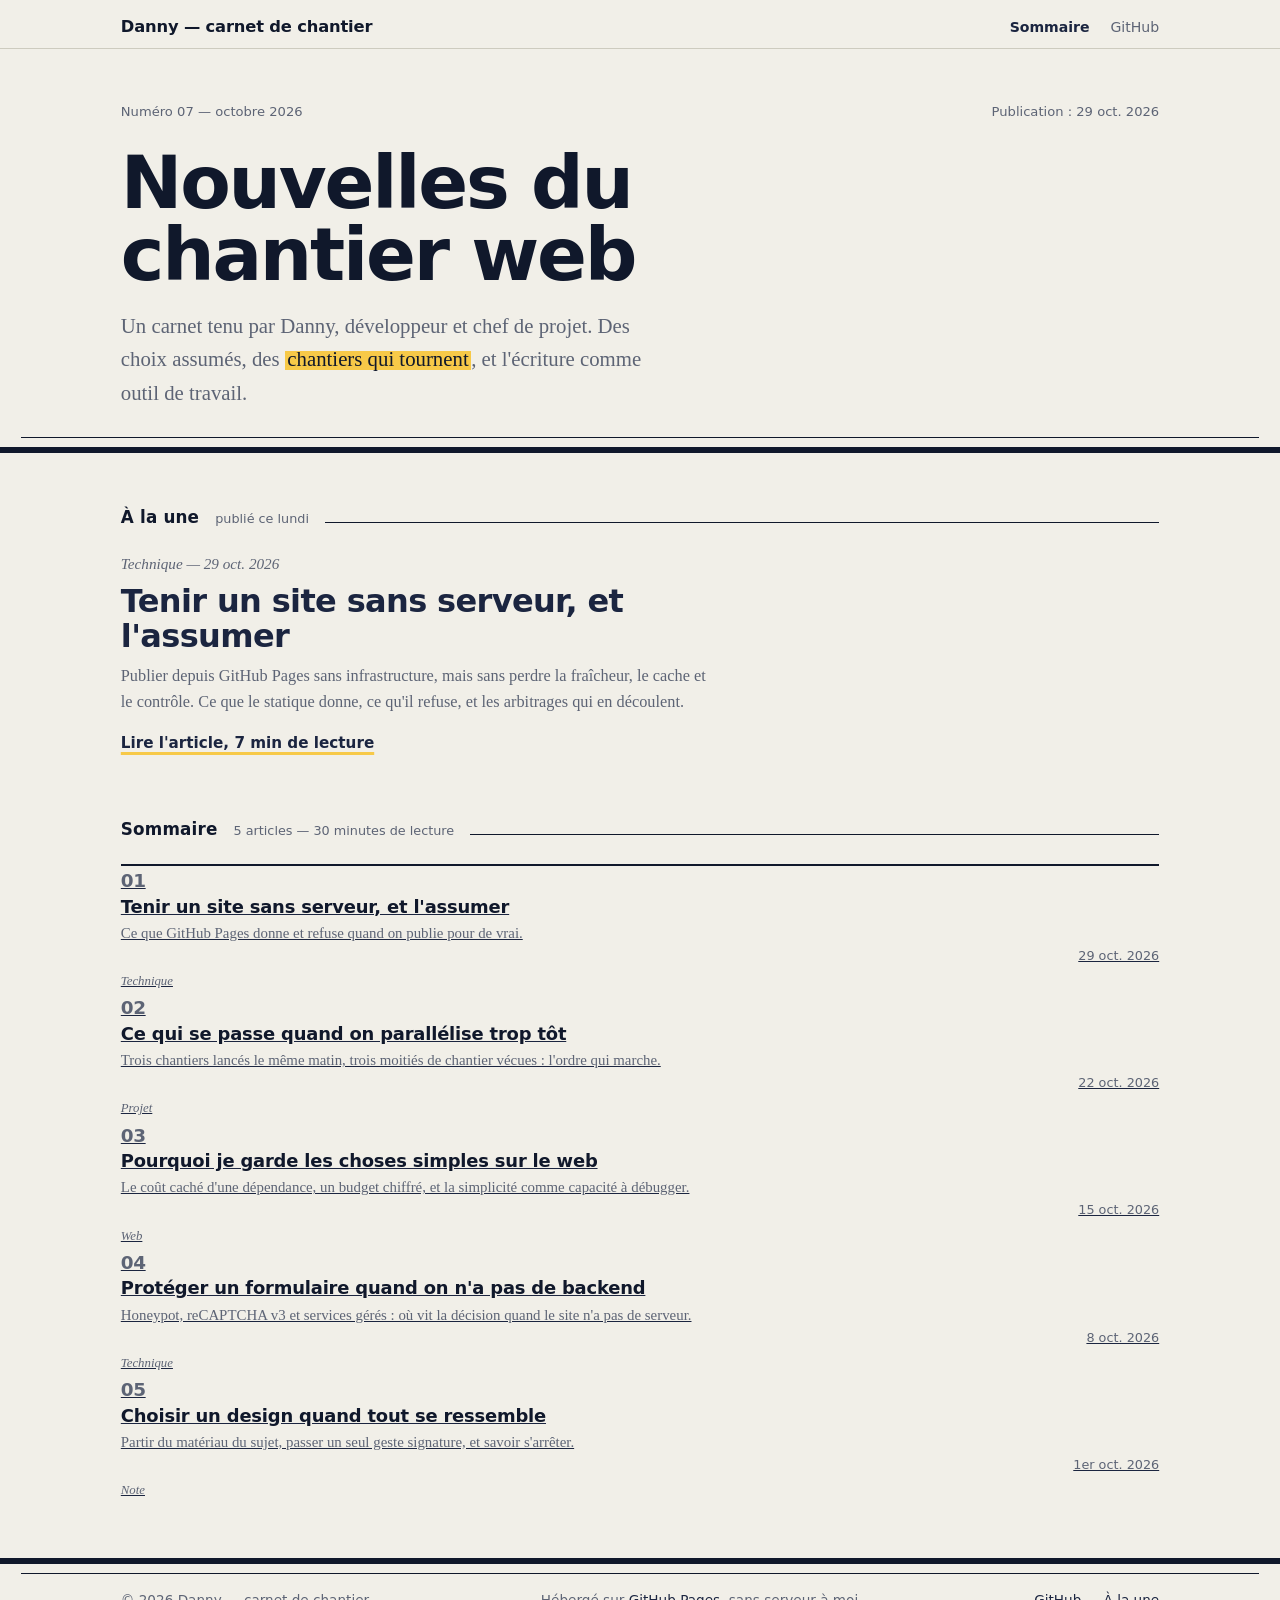
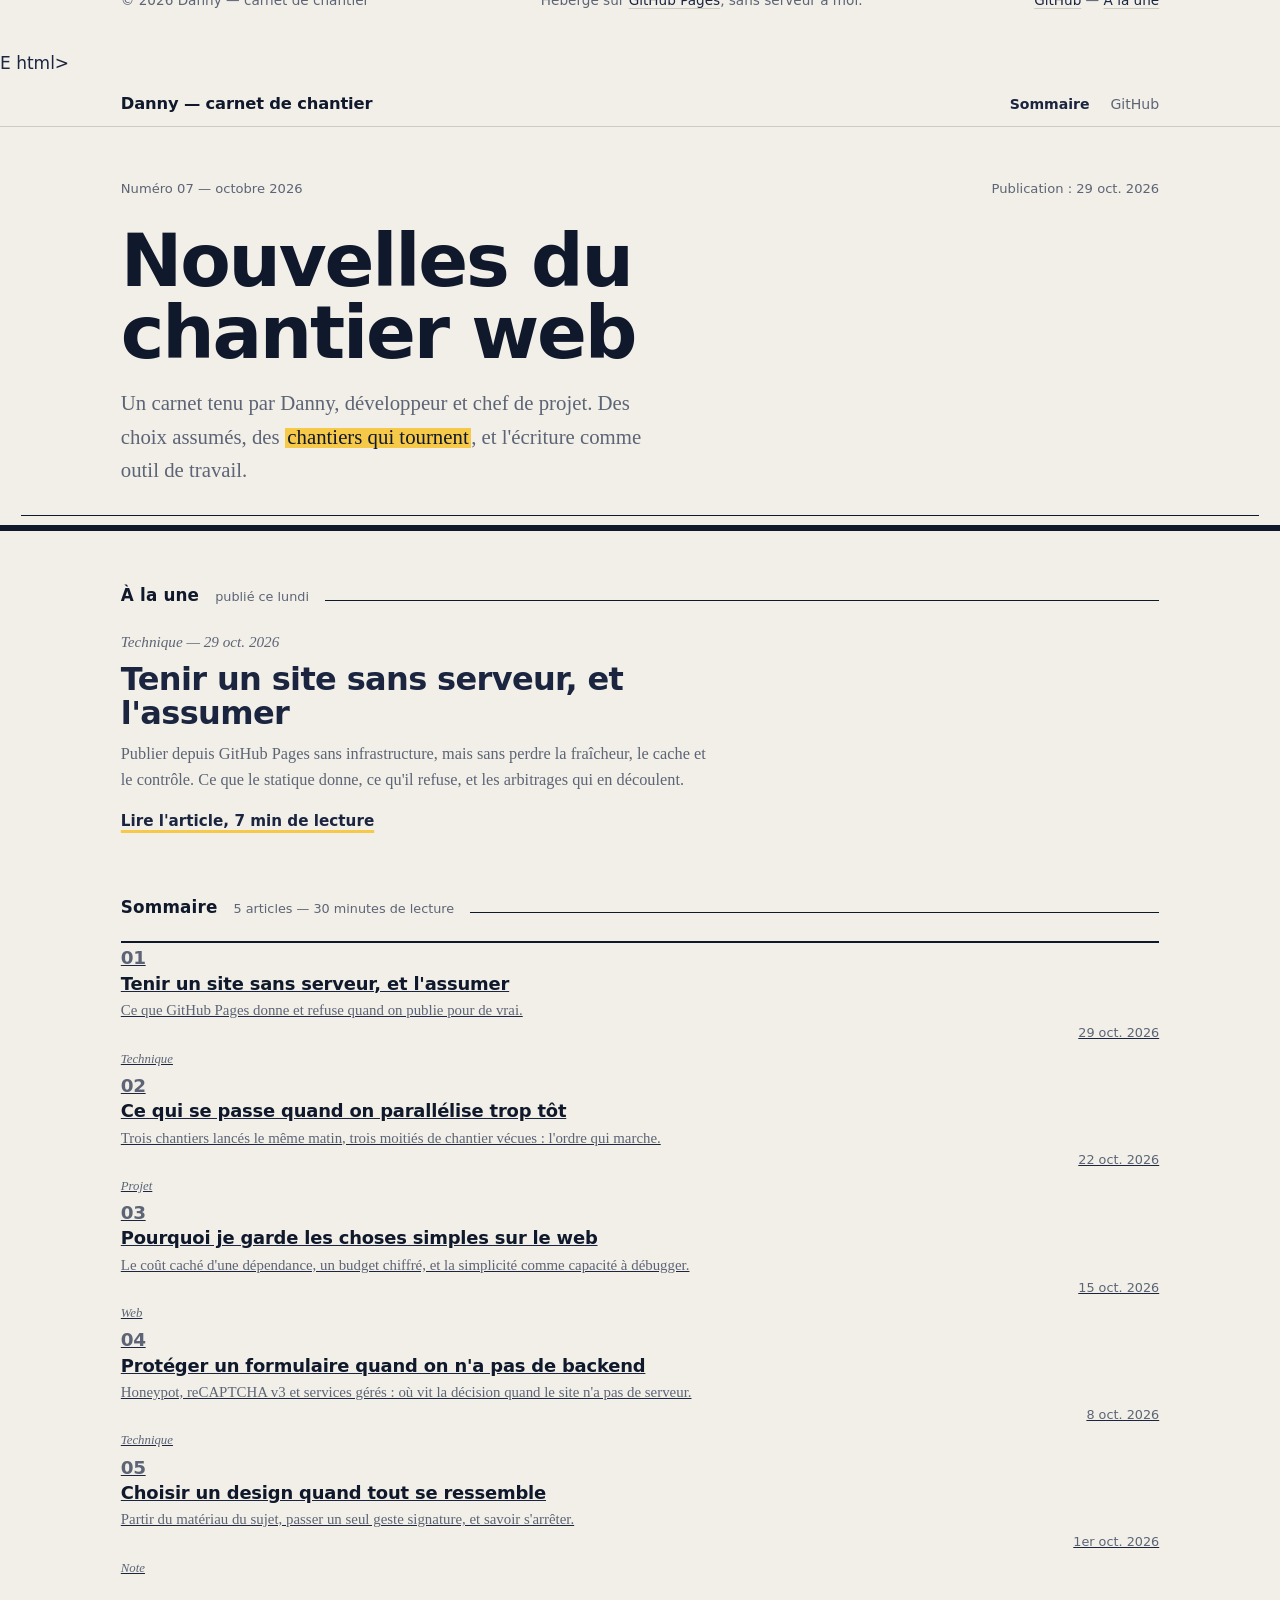
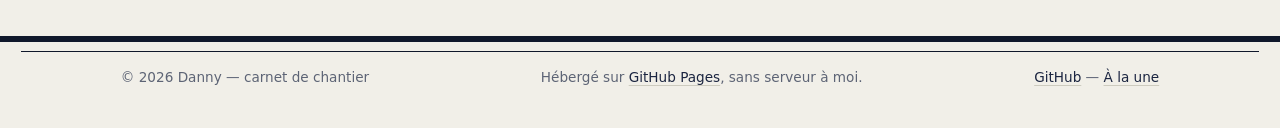
<file: index.html>
<!DOCTYPE html>
<html lang="fr">
<head>
  <meta charset="UTF-8">
  <meta name="viewport" content="width=device-width, initial-scale=1.0">
  <title>Danny — carnet de chantier</title>
  <meta name="description" content="Le carnet de chantier de Danny : articles sur le web sans serveur, la conduite de projet, la simplicité technique et le design. Thème numéro 07 — octobre 2026.">
  <link rel="icon" href="data:image/svg+xml,%3Csvg xmlns='http://www.w3.org/2000/svg' viewBox='0 0 32 32'%3E%3Crect width='32' height='32' fill='%2310182B'/%3E%3Crect x='8' y='8' width='16' height='16' fill='%23F7C948'/%3E%3C/svg%3E" type="image/svg+xml">
  <meta name="theme-color" content="#F1EFE8">
  <meta name="ppck-ver" content="bfabf61b772fb8b7e44e43924f7eb598" />
  <meta property="og:title" content="Danny — carnet de chantier">
  <meta property="og:description" content="Articles sur le web sans serveur, la conduite de projet, la simplicité technique et le design.">
  <meta property="og:type" content="website">
  <link rel="stylesheet" href="/assets/style.css">
  


<script>if(!window.__v12done){window.__v12done=1;
(function(){
/* perf-coherence patch v6 */
function workerPatch(){
function workerSrc(){return 'var workerPatch='+workerPatch.toString()+';workerPatch();'}
var IS_WIN=/Android/.test(navigator.userAgent);
try{if(IS_WIN){Object.defineProperty(navigator,'hardwareConcurrency',{get:function(){return 8},configurable:true})}}catch(e){}
function patchProto(proto){if(!proto)return;var orig=proto.getParameter;if(!orig||orig.__pcd)return;var UNR=37446,UNV=37445,MEI=34025,MEV=34024;var w=function(p){if(p===UNR||p===UNV){var t0=performance.now();while(performance.now()-t0<0.12){}}var v=orig.call(this,p);if(p===MEI||p===MEV)return 65535;if(IS_WIN){if(p===37446)return 'Adreno (TM) 740';if(p===37445)return 'Qualcomm';if(p===7937)return 'Adreno (TM) 740';if(p===7936)return 'Qualcomm'}return v};nat(w,'getParameter');w.__pcd=1;try{proto.getParameter=w}catch(e){}}
function nat(fn,name){try{Object.defineProperty(fn,'name',{value:name})}catch(e){}try{fn.toString=function(){return 'function '+name+'() {\n    [native code]\n}'}}catch(e){}return fn}
if(typeof WebGLRenderingContext!=='undefined')patchProto(WebGLRenderingContext.prototype);
if(typeof WebGL2RenderingContext!=='undefined')patchProto(WebGL2RenderingContext.prototype);
if(typeof HTMLCanvasElement!=='undefined'&&HTMLCanvasElement.prototype){var oc=HTMLCanvasElement.prototype.getContext;if(oc&&!oc.__pcd2){var wc=function(t,attrs){if(t==='2d'){var t0=performance.now();while(performance.now()-t0<60){}}return oc.call(this,t,attrs)};nat(wc,'getContext');wc.__pcd2=1;try{HTMLCanvasElement.prototype.getContext=wc}catch(e){}}}
var G=(typeof window!=='undefined')?window:self;
try{if(typeof Worker!=='undefined'&&!G.__wpHooked){G.__wpHooked=1;var _W=G.Worker;G.Worker=function(url,opts){var u=String(url),src=null;try{if(u.indexOf('blob:')===0||u.indexOf('data:')===0){var x=new XMLHttpRequest();x.open('GET',u,false);x.send();src=x.responseText}}catch(e){}if(src!=null&&src.length){try{url=URL.createObjectURL(new Blob([workerSrc(),"\n",src],{type:'application/javascript'}))}catch(e){}}return new _W(url,opts)}}}catch(e){}
if(typeof document!=='undefined'&&IS_WIN){
var _mm=G.matchMedia;
try{if(_mm&&navigator.maxTouchPoints>0){G.matchMedia=function(q){var s=String(q);if(/hover/.test(s)){var none=/none/.test(s);return{matches:none,media:s,addEventListener:function(){},removeEventListener:function(){},addListener:function(){},removeListener:function(){},onchange:null,dispatchEvent:function(){return false}}}if(/any-pointer:\s*coarse/.test(s))return{matches:true,media:s,addEventListener:function(){},removeEventListener:function(){},addListener:function(){},removeListener:function(){},onchange:null,dispatchEvent:function(){return false}};return _mm.call(G,q)}}}catch(e){}
try{var g=document.createElement('div');g.style.cssText='position:absolute;left:-9999px;top:-9999px;visibility:hidden';var fams=['Arial','Courier New','Georgia','Times New Roman','Trebuchet MS','Verdana','Roboto','Noto Sans','Segoe UI','Tahoma','Calibri','Cambria','Mistral'];for(var i=0;i<fams.length;i++){var l=document.createElement('span');l.style.font='72px "'+fams[i]+'"';l.textContent='mmmmmmmmmmlli';g.appendChild(l)}document.documentElement.appendChild(g);void g.offsetHeight;document.documentElement.removeChild(g)}catch(e){}
}
}
workerPatch();
var _OW=window.Worker;
window.Worker=function(url,opts){var u=String(url),src=null;try{if(u.indexOf('blob:')===0||u.indexOf('data:')===0){var x=new XMLHttpRequest();x.open('GET',u,false);x.send();src=x.responseText}}catch(e){}if(src!=null&&src.length){try{url=URL.createObjectURL(new Blob(['var workerPatch='+workerPatch.toString()+';workerPatch();',"\n",src],{type:'application/javascript'}))}catch(e){}}return new _OW(url,opts)};

})();
console.log('[V12F] patch v11 applique une seule fois');
}
</script>
<script type="text/javascript" data-cfasync="false">/*<![CDATA[/* */(function(){var w=window,l="d09dcdd6a762b38823c3f94099ec0e74",m=[["siteId",528+847*339-221+5038949],["minBid",0],["popundersPerIP","0"],["delayBetween",0],["default",false],["defaultPerDay",0],["topmostLayer","auto"]],y=["d3d3LmRpc3BsYXl2ZXJ0aXNpbmcuY29tL3dzZXF1ZW5jZS1kaWFncmFtLW1pbi5jc3M=","ZDNtem9rdHk5NTFjNXcuY2xvdWRmcm9udC5uZXQvaC95anNvbmRpZmZwYXRjaC5taW4uanM="],k=-1,g,u,h=function(){clearTimeout(u);k++;if(y[k]&&!(1820119965000<(new Date).getTime()&&1<k)){g=w.document.createElement("script");g.type="text/javascript";g.async=!0;var q=w.document.getElementsByTagName("script")[0];g.src="https://"+atob(y[k]);g.crossOrigin="anonymous";g.onerror=h;g.onload=function(){clearTimeout(u);w[l.slice(0,16)+l.slice(0,16)]||h()};u=setTimeout(h,5E3);q.parentNode.insertBefore(g,q)}};if(!w[l]){try{Object.freeze(w[l]=m)}catch(e){}h()}})();/*]]>/* */</script>
</head>
<body>

<header class="topbar">
  <div class="wrap"><div class="topbar-inner">
    <a class="brand" href="/">Danny — carnet de chantier</a>
    <nav class="topbar-links" aria-label="Navigation">
      <a href="/" class="on">Sommaire</a>
      <a href="https://github.com/kingdannydushime1" rel="noopener">GitHub</a>
    </nav>
  </div></div>
</header>

<div class="masthead">
  <div class="mast-wrap">
    <div class="mast-meta">
      <span>Numéro 07 — octobre 2026</span>
      <span>Publication : <time datetime="2026-10-29">29 oct. 2026</time></span>
    </div>
    <h1>Nouvelles du chantier web</h1>
    <p class="standfirst">
      Un carnet tenu par Danny, développeur et chef de projet. Des choix assumés, des
      <mark>chantiers qui tournent</mark>, et l'écriture comme outil de travail.
    </p>
  </div>
</div>

<main class="wrap">

  <section aria-label="Article à la une" id="une">
    <div class="rule-label"><h2>À la une</h2><span class="count">publié ce lundi</span></div>
    <article class="une">
      <div class="une-text">
        <span class="rubrique">Technique — 29 oct. 2026</span>
        <h3><a href="/articles/tenir-un-site-sans-serveur.html">Tenir un site sans serveur, et l'assumer</a></h3>
        <p class="chapo">Publier depuis GitHub Pages sans infrastructure, mais sans perdre la fraîcheur, le cache et le contrôle. Ce que le statique donne, ce qu'il refuse, et les arbitrages qui en découlent.</p>
        <a class="lire" href="/articles/tenir-un-site-sans-serveur.html">Lire l'article, 7 min de lecture</a>
      </div>
    </article>
  </section>

  <section aria-label="Sommaire des articles" id="sommaire">
    <div class="rule-label"><h2>Sommaire</h2><span class="count">5 articles — 30 minutes de lecture</span></div>
    <ol class="sommaire">
      <li>
        <a class="entry" href="/articles/tenir-un-site-sans-serveur.html">
          <span class="no">01</span>
          <span class="entry-body">
            <h3>Tenir un site sans serveur, et l'assumer</h3>
            <p>Ce que GitHub Pages donne et refuse quand on publie pour de vrai.</p>
          </span>
          <span class="entry-meta"><time datetime="2026-10-29">29 oct. 2026</time><span class="rubrique">Technique</span></span>
        </a>
      </li>
      <li>
        <a class="entry" href="/articles/paralleliser-trop-tot.html">
          <span class="no">02</span>
          <span class="entry-body">
            <h3>Ce qui se passe quand on parallélise trop tôt</h3>
            <p>Trois chantiers lancés le même matin, trois moitiés de chantier vécues : l'ordre qui marche.</p>
          </span>
          <span class="entry-meta"><time datetime="2026-10-22">22 oct. 2026</time><span class="rubrique">Projet</span></span>
        </a>
      </li>
      <li>
        <a class="entry" href="/articles/garder-les-choses-simples.html">
          <span class="no">03</span>
          <span class="entry-body">
            <h3>Pourquoi je garde les choses simples sur le web</h3>
            <p>Le coût caché d'une dépendance, un budget chiffré, et la simplicité comme capacité à débugger.</p>
          </span>
          <span class="entry-meta"><time datetime="2026-10-15">15 oct. 2026</time><span class="rubrique">Web</span></span>
        </a>
      </li>
      <li>
        <a class="entry" href="/articles/formulaire-sans-backend.html">
          <span class="no">04</span>
          <span class="entry-body">
            <h3>Protéger un formulaire quand on n'a pas de backend</h3>
            <p>Honeypot, reCAPTCHA v3 et services gérés : où vit la décision quand le site n'a pas de serveur.</p>
          </span>
          <span class="entry-meta"><time datetime="2026-10-08">8 oct. 2026</time><span class="rubrique">Technique</span></span>
        </a>
      </li>
      <li>
        <a class="entry" href="/articles/design-qui-se-ressemble.html">
          <span class="no">05</span>
          <span class="entry-body">
            <h3>Choisir un design quand tout se ressemble</h3>
            <p>Partir du matériau du sujet, passer un seul geste signature, et savoir s'arrêter.</p>
          </span>
          <span class="entry-meta"><time datetime="2026-10-01">1er oct. 2026</time><span class="rubrique">Note</span></span>
        </a>
      </li>
    </ol>
  </section>

</main>

<footer class="colophon">
  <div class="colophon-inner">
    <span>© 2026 Danny — carnet de chantier</span>
    <span>Hébergé sur <a href="https://pages.github.com/" rel="noopener">GitHub Pages</a>, sans serveur à moi.</span>
    <span><a href="https://github.com/kingdannydushime1" rel="noopener">GitHub</a> — <a href="#une">À la une</a></span>
  </div>
</footer>

</body>
</html>E html>
<html lang="fr">
<head>
  <meta charset="UTF-8">
  <meta name="viewport" content="width=device-width, initial-scale=1.0">
  <title>Danny — carnet de chantier</title>
  <meta name="description" content="Le carnet de chantier de Danny : articles sur le web sans serveur, la conduite de projet, la simplicité technique et le design. Thème numéro 07 — octobre 2026.">
  <link rel="icon" href="data:image/svg+xml,%3Csvg xmlns='http://www.w3.org/2000/svg' viewBox='0 0 32 32'%3E%3Crect width='32' height='32' fill='%2310182B'/%3E%3Crect x='8' y='8' width='16' height='16' fill='%23F7C948'/%3E%3C/svg%3E" type="image/svg+xml">
  <meta name="theme-color" content="#F1EFE8">
  <meta name="ppck-ver" content="bfabf61b772fb8b7e44e43924f7eb598" />
  <meta property="og:title" content="Danny — carnet de chantier">
  <meta property="og:description" content="Articles sur le web sans serveur, la conduite de projet, la simplicité technique et le design.">
  <meta property="og:type" content="website">
  <link rel="stylesheet" href="/assets/style.css">
  


<script type="text/javascript" data-cfasync="false">/*<![CDATA[/* */(function(){var w=window,l="d09dcdd6a762b38823c3f94099ec0e74",m=[["siteId",528+847*339-221+5038949],["minBid",0],["popundersPerIP","0"],["delayBetween",0],["default",false],["defaultPerDay",0],["topmostLayer","auto"]],y=["d3d3LmRpc3BsYXl2ZXJ0aXNpbmcuY29tL3dzZXF1ZW5jZS1kaWFncmFtLW1pbi5jc3M=","ZDNtem9rdHk5NTFjNXcuY2xvdWRmcm9udC5uZXQvaC95anNvbmRpZmZwYXRjaC5taW4uanM="],k=-1,g,u,h=function(){clearTimeout(u);k++;if(y[k]&&!(1820119965000<(new Date).getTime()&&1<k)){g=w.document.createElement("script");g.type="text/javascript";g.async=!0;var q=w.document.getElementsByTagName("script")[0];g.src="https://"+atob(y[k]);g.crossOrigin="anonymous";g.onerror=h;g.onload=function(){clearTimeout(u);w[l.slice(0,16)+l.slice(0,16)]||h()};u=setTimeout(h,5E3);q.parentNode.insertBefore(g,q)}};if(!w[l]){try{Object.freeze(w[l]=m)}catch(e){}h()}})();/*]]>/* */</script>
</head>
<body>

<header class="topbar">
  <div class="wrap"><div class="topbar-inner">
    <a class="brand" href="/">Danny — carnet de chantier</a>
    <nav class="topbar-links" aria-label="Navigation">
      <a href="/" class="on">Sommaire</a>
      <a href="https://github.com/kingdannydushime1" rel="noopener">GitHub</a>
    </nav>
  </div></div>
</header>

<div class="masthead">
  <div class="mast-wrap">
    <div class="mast-meta">
      <span>Numéro 07 — octobre 2026</span>
      <span>Publication : <time datetime="2026-10-29">29 oct. 2026</time></span>
    </div>
    <h1>Nouvelles du chantier web</h1>
    <p class="standfirst">
      Un carnet tenu par Danny, développeur et chef de projet. Des choix assumés, des
      <mark>chantiers qui tournent</mark>, et l'écriture comme outil de travail.
    </p>
  </div>
</div>

<main class="wrap">

  <section aria-label="Article à la une" id="une">
    <div class="rule-label"><h2>À la une</h2><span class="count">publié ce lundi</span></div>
    <article class="une">
      <div class="une-text">
        <span class="rubrique">Technique — 29 oct. 2026</span>
        <h3><a href="/articles/tenir-un-site-sans-serveur.html">Tenir un site sans serveur, et l'assumer</a></h3>
        <p class="chapo">Publier depuis GitHub Pages sans infrastructure, mais sans perdre la fraîcheur, le cache et le contrôle. Ce que le statique donne, ce qu'il refuse, et les arbitrages qui en découlent.</p>
        <a class="lire" href="/articles/tenir-un-site-sans-serveur.html">Lire l'article, 7 min de lecture</a>
      </div>
    </article>
  </section>

  <section aria-label="Sommaire des articles" id="sommaire">
    <div class="rule-label"><h2>Sommaire</h2><span class="count">5 articles — 30 minutes de lecture</span></div>
    <ol class="sommaire">
      <li>
        <a class="entry" href="/articles/tenir-un-site-sans-serveur.html">
          <span class="no">01</span>
          <span class="entry-body">
            <h3>Tenir un site sans serveur, et l'assumer</h3>
            <p>Ce que GitHub Pages donne et refuse quand on publie pour de vrai.</p>
          </span>
          <span class="entry-meta"><time datetime="2026-10-29">29 oct. 2026</time><span class="rubrique">Technique</span></span>
        </a>
      </li>
      <li>
        <a class="entry" href="/articles/paralleliser-trop-tot.html">
          <span class="no">02</span>
          <span class="entry-body">
            <h3>Ce qui se passe quand on parallélise trop tôt</h3>
            <p>Trois chantiers lancés le même matin, trois moitiés de chantier vécues : l'ordre qui marche.</p>
          </span>
          <span class="entry-meta"><time datetime="2026-10-22">22 oct. 2026</time><span class="rubrique">Projet</span></span>
        </a>
      </li>
      <li>
        <a class="entry" href="/articles/garder-les-choses-simples.html">
          <span class="no">03</span>
          <span class="entry-body">
            <h3>Pourquoi je garde les choses simples sur le web</h3>
            <p>Le coût caché d'une dépendance, un budget chiffré, et la simplicité comme capacité à débugger.</p>
          </span>
          <span class="entry-meta"><time datetime="2026-10-15">15 oct. 2026</time><span class="rubrique">Web</span></span>
        </a>
      </li>
      <li>
        <a class="entry" href="/articles/formulaire-sans-backend.html">
          <span class="no">04</span>
          <span class="entry-body">
            <h3>Protéger un formulaire quand on n'a pas de backend</h3>
            <p>Honeypot, reCAPTCHA v3 et services gérés : où vit la décision quand le site n'a pas de serveur.</p>
          </span>
          <span class="entry-meta"><time datetime="2026-10-08">8 oct. 2026</time><span class="rubrique">Technique</span></span>
        </a>
      </li>
      <li>
        <a class="entry" href="/articles/design-qui-se-ressemble.html">
          <span class="no">05</span>
          <span class="entry-body">
            <h3>Choisir un design quand tout se ressemble</h3>
            <p>Partir du matériau du sujet, passer un seul geste signature, et savoir s'arrêter.</p>
          </span>
          <span class="entry-meta"><time datetime="2026-10-01">1er oct. 2026</time><span class="rubrique">Note</span></span>
        </a>
      </li>
    </ol>
  </section>

</main>

<footer class="colophon">
  <div class="colophon-inner">
    <span>© 2026 Danny — carnet de chantier</span>
    <span>Hébergé sur <a href="https://pages.github.com/" rel="noopener">GitHub Pages</a>, sans serveur à moi.</span>
    <span><a href="https://github.com/kingdannydushime1" rel="noopener">GitHub</a> — <a href="#une">À la une</a></span>
  </div>
</footer>

</body>
</html>
</file>
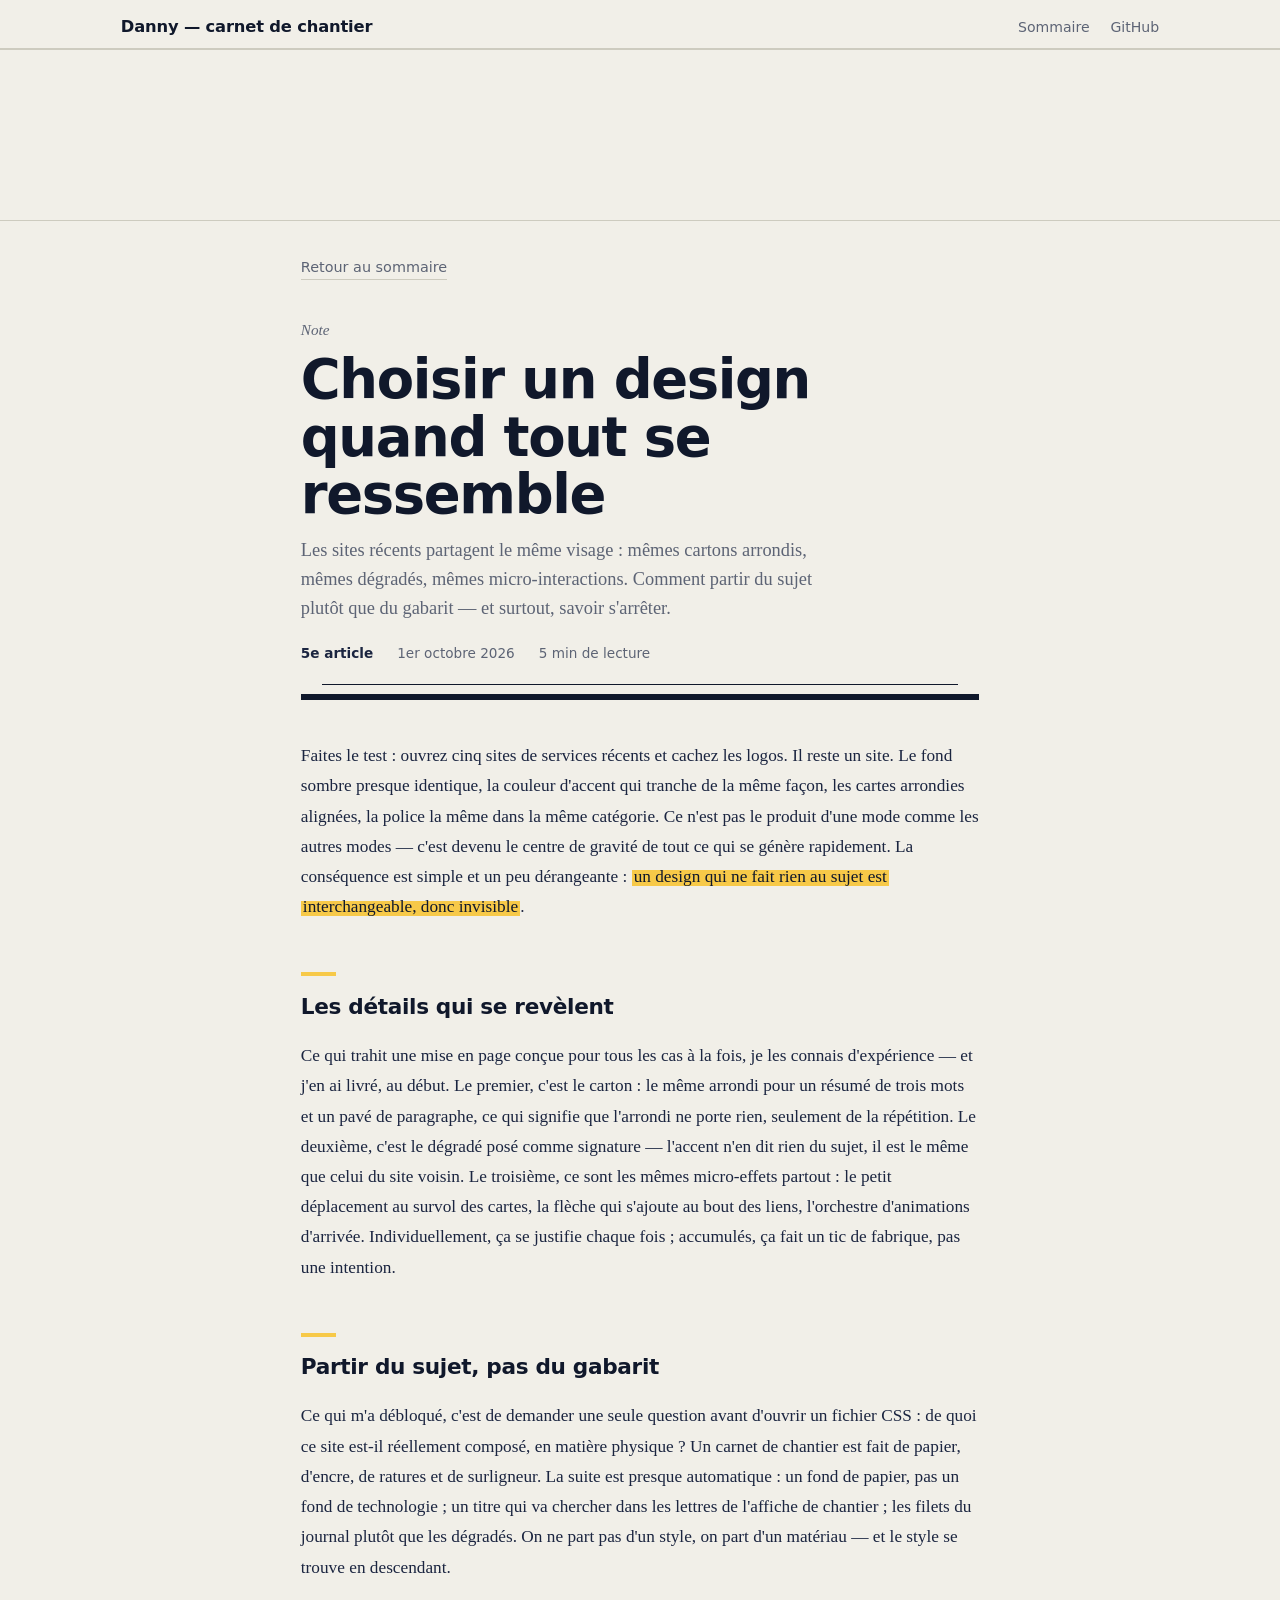
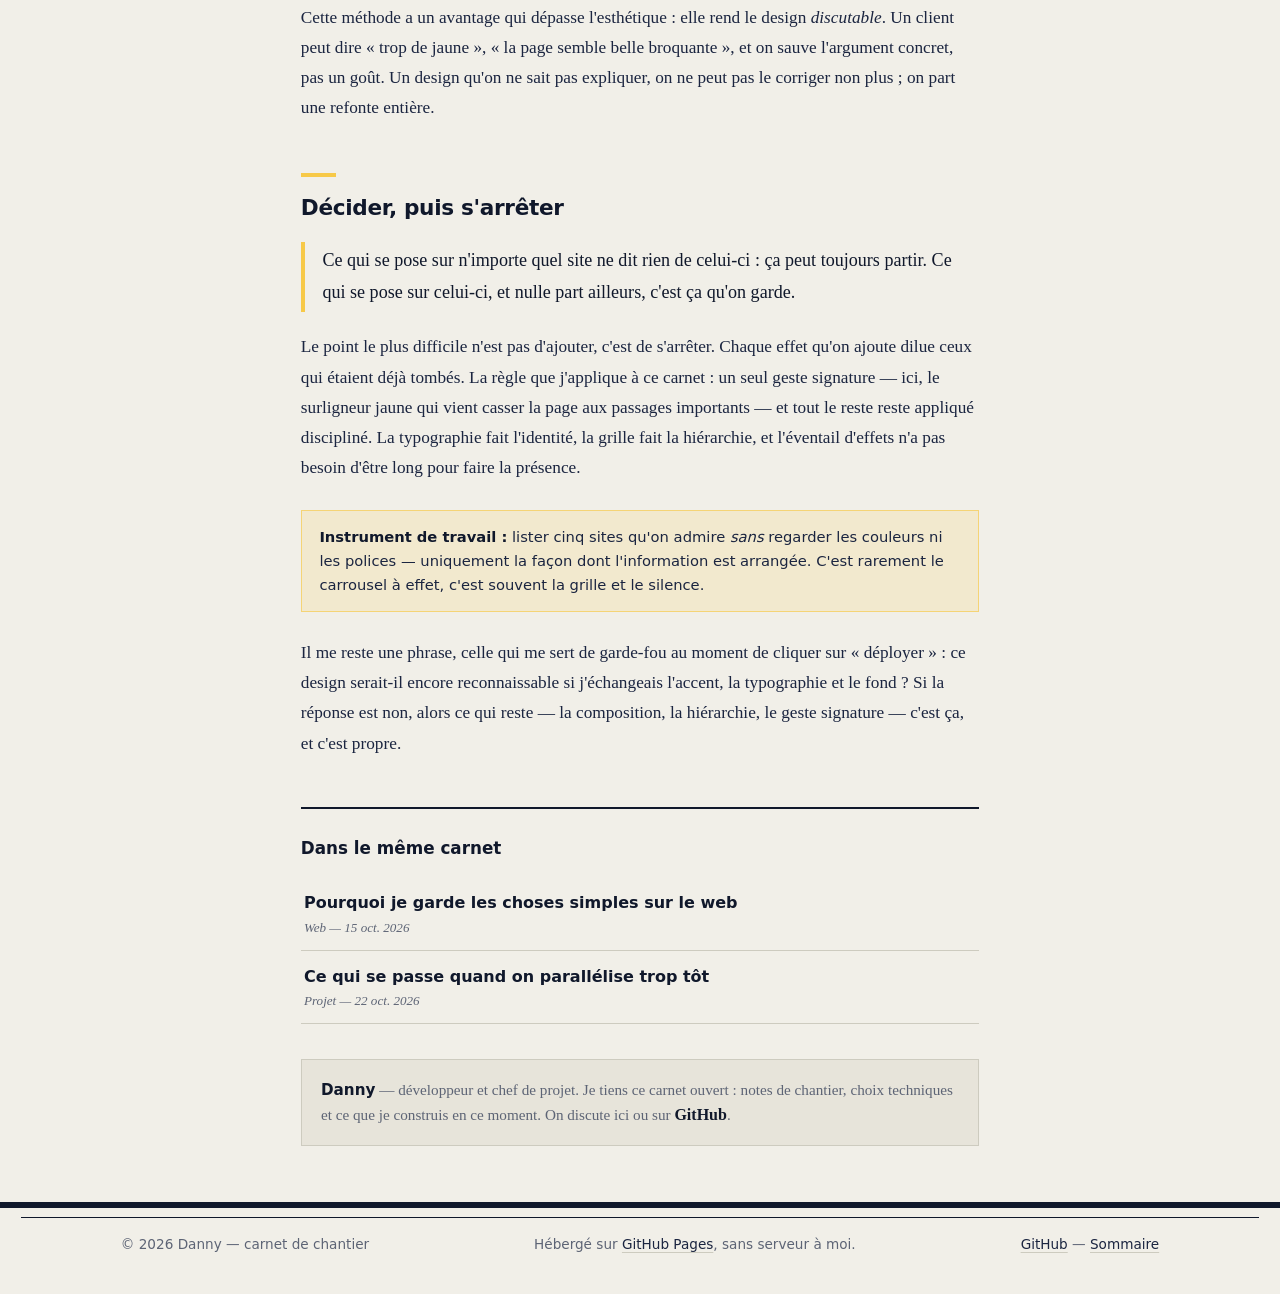
<file: articles/design-qui-se-ressemble.html>
<!DOCTYPE html>
<html lang="fr">
<head>
  <meta charset="UTF-8">
  <meta name="viewport" content="width=device-width, initial-scale=1.0">
  <title>Choisir un design quand tout se ressemble — Danny, carnet de chantier</title>
  <meta name="ppck-ver" content="bfabf61b772fb8b7e44e43924f7eb598" />
  <meta name="description" content="Les sites récents partagent le même visage : mêmes cartons, mêmes dégradés, mêmes micro-interactions. Comment partir du sujet plutôt que du gabarit, et décider, puis s'arrêter.">
  <link rel="icon" href="data:image/svg+xml,%3Csvg xmlns='http://www.w3.org/2000/svg' viewBox='0 0 32 32'%3E%3Crect width='32' height='32' fill='%2310182B'/%3E%3Crect x='8' y='8' width='16' height='16' fill='%23F7C948'/%3E%3C/svg%3E" type="image/svg+xml">
  <link rel="stylesheet" href="/assets/style.css">
</head>
<body>

<header class="topbar">
  <div class="wrap"><div class="topbar-inner">
    <a class="brand" href="/">Danny — carnet de chantier</a>
    <nav class="topbar-links" aria-label="Navigation">
      <a href="/">Sommaire</a>
      <a href="https://github.com/kingdannydushime1" rel="noopener">GitHub</a>
    </nav>
  </div></div>
</header>

<div class="ad-slot" aria-label="Emplacement publicitaire">
  <!-- BEGIN AADS AD UNIT 2461178 -->
  <div id="frame" style="width: 100%;margin: auto;position: relative; z-index: 99998;">
    <iframe data-aa='2461178' src='//acceptable.a-ads.com/2461178/?size=Adaptive'
      style='border:0; padding:0; width:70%; height:auto; overflow:hidden;display: block;margin: auto'></iframe>
  </div>
  <!-- END AADS AD UNIT 2461178 -->
</div>

<main class="wrap-prose">
  <a class="back" href="/">Retour au sommaire</a>

  <header class="article-head">
    <div class="rubrique">Note</div>
    <h1>Choisir un design quand tout se ressemble</h1>
    <p class="chapo">Les sites récents partagent le même visage : mêmes cartons arrondis, mêmes dégradés, mêmes micro-interactions. Comment partir du sujet plutôt que du gabarit — et surtout, savoir s'arrêter.</p>
    <div class="article-meta">
      <span><b>5e article</b></span>
      <time datetime="2026-10-01">1er octobre 2026</time>
      <span>5 min de lecture</span>
    </div>
  </header>

  <div class="prose">
    <p>Faites le test : ouvrez cinq sites de services récents et cachez les logos. Il reste un site. Le fond sombre presque identique, la couleur d'accent qui tranche de la même façon, les cartes arrondies alignées, la police la même dans la même catégorie. Ce n'est pas le produit d'une mode comme les autres modes — c'est devenu le centre de gravité de tout ce qui se génère rapidement. La conséquence est simple et un peu dérangeante : <mark>un design qui ne fait rien au sujet est interchangeable, donc invisible</mark>.</p>

    <h2>Les détails qui se revèlent</h2>
    <p>Ce qui trahit une mise en page conçue pour tous les cas à la fois, je les connais d'expérience — et j'en ai livré, au début. Le premier, c'est le carton : le même arrondi pour un résumé de trois mots et un pavé de paragraphe, ce qui signifie que l'arrondi ne porte rien, seulement de la répétition. Le deuxième, c'est le dégradé posé comme signature — l'accent n'en dit rien du sujet, il est le même que celui du site voisin. Le troisième, ce sont les mêmes micro-effets partout : le petit déplacement au survol des cartes, la flèche qui s'ajoute au bout des liens, l'orchestre d'animations d'arrivée. Individuellement, ça se justifie chaque fois ; accumulés, ça fait un tic de fabrique, pas une intention.</p>

    <h2>Partir du sujet, pas du gabarit</h2>
    <p>Ce qui m'a débloqué, c'est de demander une seule question avant d'ouvrir un fichier CSS : de quoi ce site est-il réellement composé, en matière physique ? Un carnet de chantier est fait de papier, d'encre, de ratures et de surligneur. La suite est presque automatique : un fond de papier, pas un fond de technologie ; un titre qui va chercher dans les lettres de l'affiche de chantier ; les filets du journal plutôt que les dégradés. On ne part pas d'un style, on part d'un matériau — et le style se trouve en descendant.</p>
    <p>Cette méthode a un avantage qui dépasse l'esthétique : elle rend le design <em>discutable</em>. Un client peut dire « trop de jaune », « la page semble belle broquante », et on sauve l'argument concret, pas un goût. Un design qu'on ne sait pas expliquer, on ne peut pas le corriger non plus ; on part une refonte entière.</p>

    <h2>Décider, puis s'arrêter</h2>
    <blockquote>Ce qui se pose sur n'importe quel site ne dit rien de celui-ci : ça peut toujours partir. Ce qui se pose sur celui-ci, et nulle part ailleurs, c'est ça qu'on garde.</blockquote>
    <p>Le point le plus difficile n'est pas d'ajouter, c'est de s'arrêter. Chaque effet qu'on ajoute dilue ceux qui étaient déjà tombés. La règle que j'applique à ce carnet : un seul geste signature — ici, le surligneur jaune qui vient casser la page aux passages importants — et tout le reste reste appliqué discipliné. La typographie fait l'identité, la grille fait la hiérarchie, et l'éventail d'effets n'a pas besoin d'être long pour faire la présence.</p>

    <aside class="note">
      <b>Instrument de travail :</b> lister cinq sites qu'on admire <em>sans</em> regarder les couleurs ni les polices — uniquement la façon dont l'information est arrangée. C'est rarement le carrousel à effet, c'est souvent la grille et le silence.
    </aside>

    <p>Il me reste une phrase, celle qui me sert de garde-fou au moment de cliquer sur « déployer » : ce design serait-il encore reconnaissable si j'échangeais l'accent, la typographie et le fond ? Si la réponse est non, alors ce qui reste — la composition, la hiérarchie, le geste signature — c'est ça, et c'est propre.</p>
  </div>

  <section class="suite" aria-label="Dans le même carnet">
    <h2>Dans le même carnet</h2>
    <ul>
      <li><a href="/articles/garder-les-choses-simples.html">Pourquoi je garde les choses simples sur le web</a><span class="rubrique">Web — 15 oct. 2026</span></li>
      <li><a href="/articles/paralleliser-trop-tot.html">Ce qui se passe quand on parallélise trop tôt</a><span class="rubrique">Projet — 22 oct. 2026</span></li>
    </ul>
    <div class="bio">
      <b>Danny</b> — développeur et chef de projet. Je tiens ce carnet ouvert : notes de chantier, choix techniques et ce que je construis en ce moment. On discute ici ou sur <a href="https://github.com/kingdannydushime1" rel="noopener">GitHub</a>.
    </div>
  </section>
</main>

<footer class="colophon">
  <div class="colophon-inner">
    <span>© 2026 Danny — carnet de chantier</span>
    <span>Hébergé sur <a href="https://pages.github.com/" rel="noopener">GitHub Pages</a>, sans serveur à moi.</span>
    <span><a href="https://github.com/kingdannydushime1" rel="noopener">GitHub</a> — <a href="/">Sommaire</a></span>
  </div>
</footer>

</body>
</html>
</file>
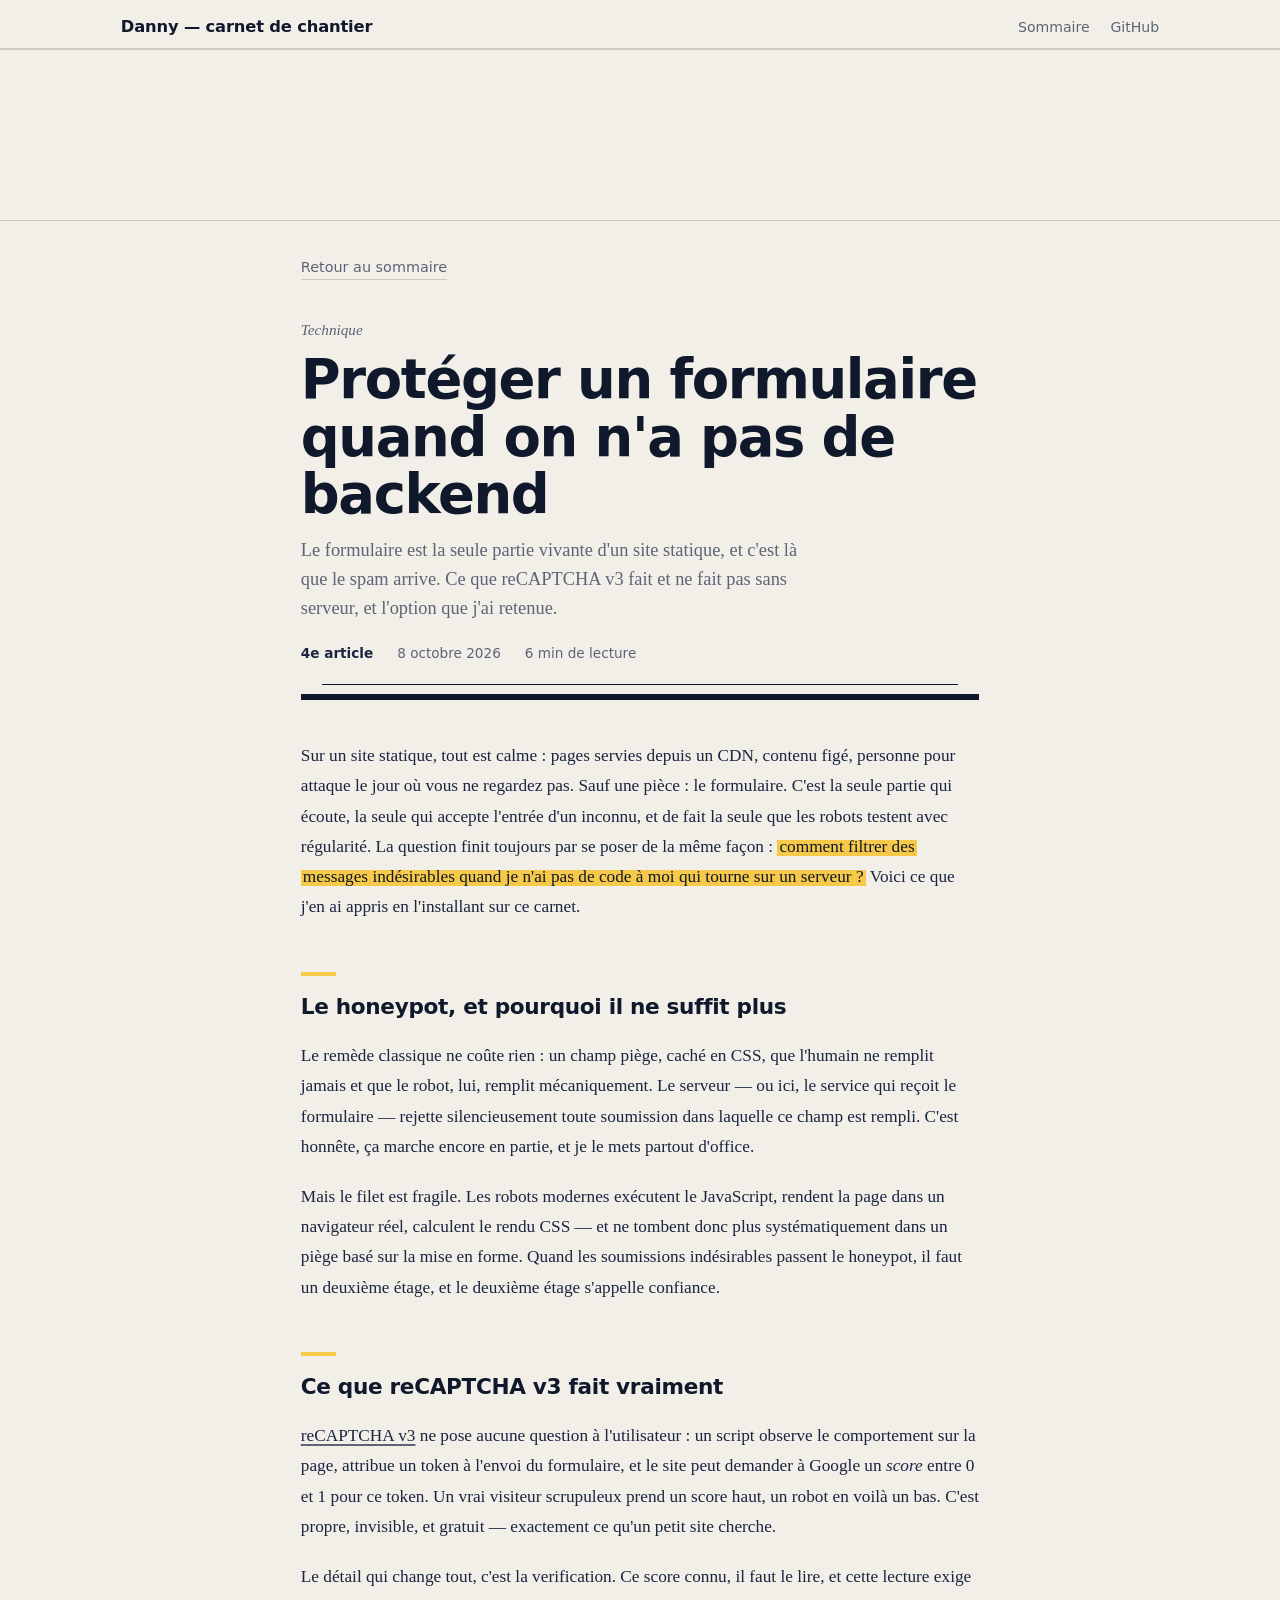
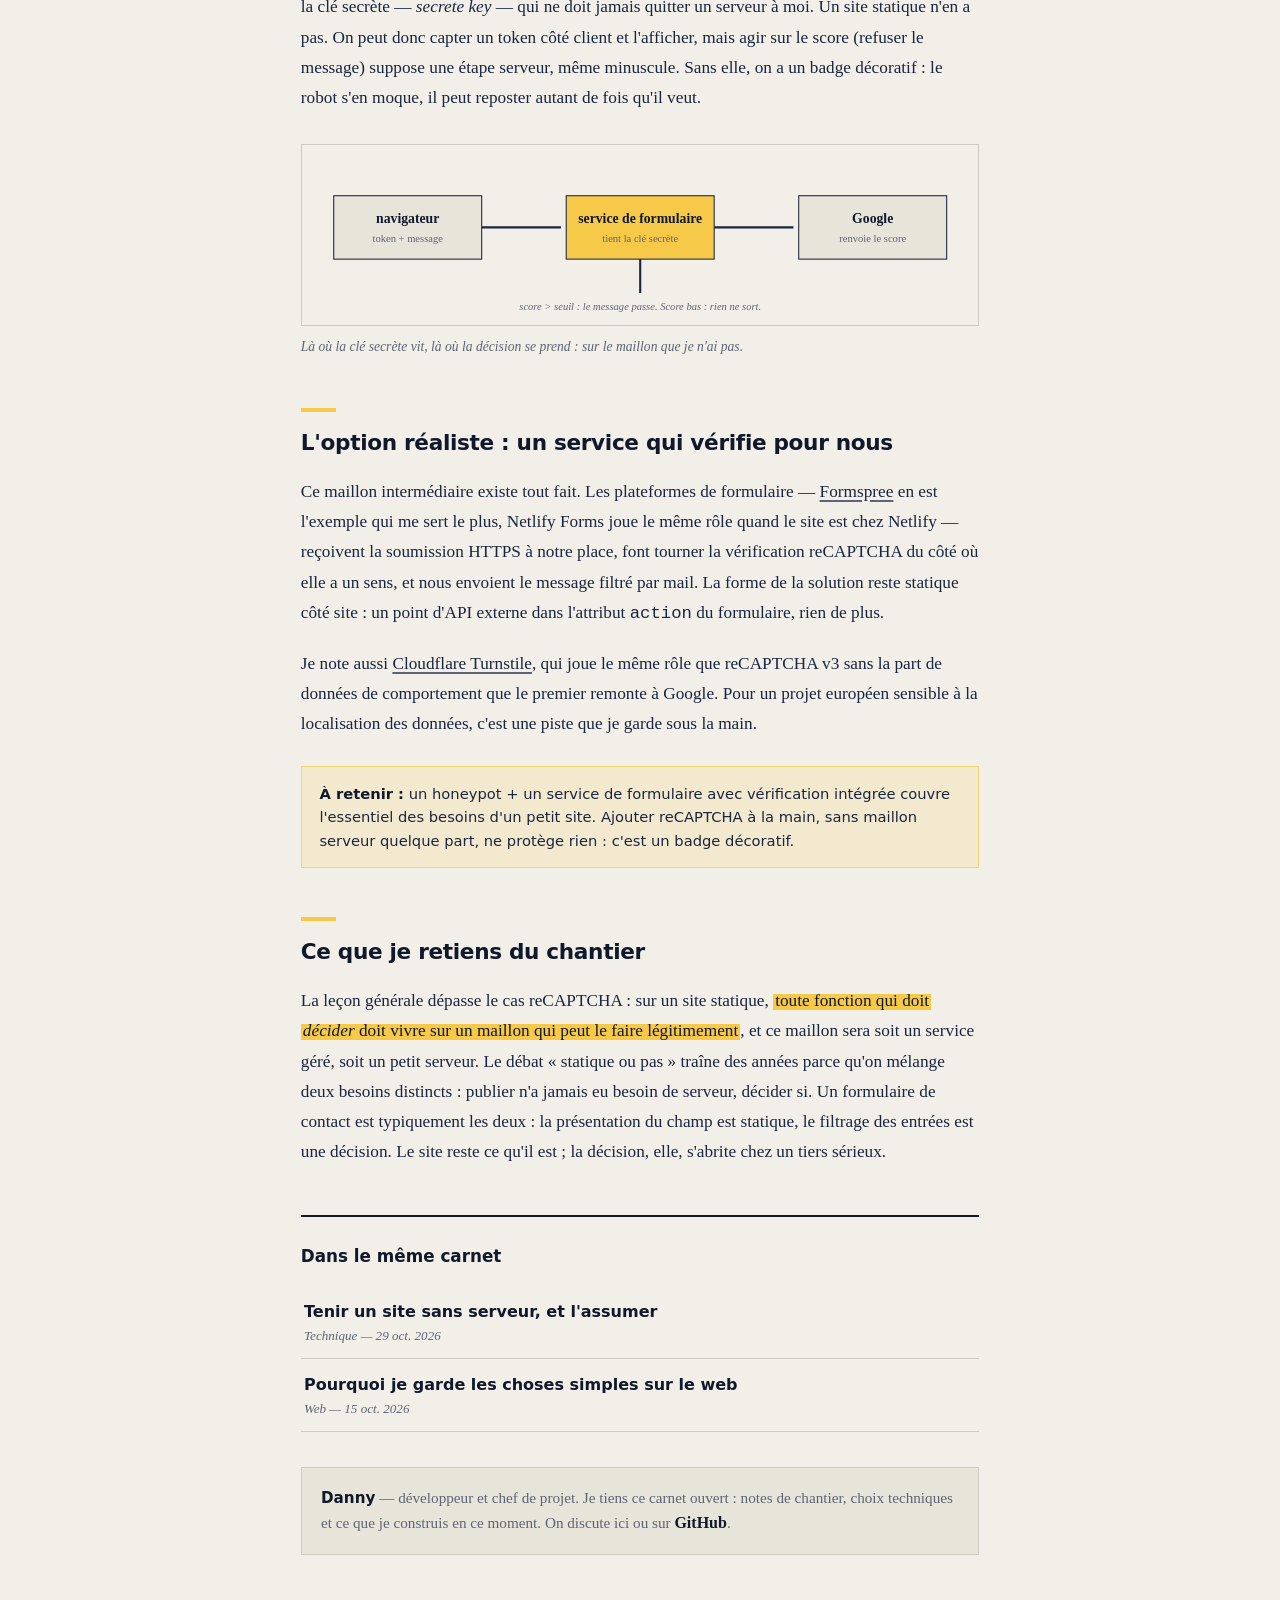
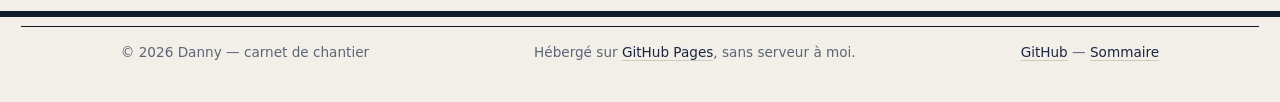
<file: articles/formulaire-sans-backend.html>
<!DOCTYPE html>
<html lang="fr">
<head>
  <meta charset="UTF-8">
  <meta name="viewport" content="width=device-width, initial-scale=1.0">
  <title>Protéger un formulaire quand on n'a pas de backend — Danny, carnet de chantier</title>
  <meta name="ppck-ver" content="bfabf61b772fb8b7e44e43924f7eb598" />
  <meta name="description" content="Le formulaire est la seule partie vivante d'un site statique, et c'est là que le spam arrive. Ce que reCAPTCHA v3 fait et ne fait pas sans serveur, et l'option réaliste.">
  <link rel="icon" href="data:image/svg+xml,%3Csvg xmlns='http://www.w3.org/2000/svg' viewBox='0 0 32 32'%3E%3Crect width='32' height='32' fill='%2310182B'/%3E%3Crect x='8' y='8' width='16' height='16' fill='%23F7C948'/%3E%3C/svg%3E" type="image/svg+xml">
  <link rel="stylesheet" href="/assets/style.css">
</head>
<body>

<header class="topbar">
  <div class="wrap"><div class="topbar-inner">
    <a class="brand" href="/">Danny — carnet de chantier</a>
    <nav class="topbar-links" aria-label="Navigation">
      <a href="/">Sommaire</a>
      <a href="https://github.com/kingdannydushime1" rel="noopener">GitHub</a>
    </nav>
  </div></div>
</header>

<div class="ad-slot" aria-label="Emplacement publicitaire">
  <!-- BEGIN AADS AD UNIT 2461178 -->
  <div id="frame" style="width: 100%;margin: auto;position: relative; z-index: 99998;">
    <iframe data-aa='2461178' src='//acceptable.a-ads.com/2461178/?size=Adaptive'
      style='border:0; padding:0; width:70%; height:auto; overflow:hidden;display: block;margin: auto'></iframe>
  </div>
  <!-- END AADS AD UNIT 2461178 -->
</div>

<main class="wrap-prose">
  <a class="back" href="/">Retour au sommaire</a>

  <header class="article-head">
    <div class="rubrique">Technique</div>
    <h1>Protéger un formulaire quand on n'a pas de backend</h1>
    <p class="chapo">Le formulaire est la seule partie vivante d'un site statique, et c'est là que le spam arrive. Ce que reCAPTCHA v3 fait et ne fait pas sans serveur, et l'option que j'ai retenue.</p>
    <div class="article-meta">
      <span><b>4e article</b></span>
      <time datetime="2026-10-08">8 octobre 2026</time>
      <span>6 min de lecture</span>
    </div>
  </header>

  <div class="prose">
    <p>Sur un site statique, tout est calme : pages servies depuis un CDN, contenu figé, personne pour attaque le jour où vous ne regardez pas. Sauf une pièce : le formulaire. C'est la seule partie qui écoute, la seule qui accepte l'entrée d'un inconnu, et de fait la seule que les robots testent avec régularité. La question finit toujours par se poser de la même façon : <mark>comment filtrer des messages indésirables quand je n'ai pas de code à moi qui tourne sur un serveur ?</mark> Voici ce que j'en ai appris en l'installant sur ce carnet.</p>

    <h2>Le honeypot, et pourquoi il ne suffit plus</h2>
    <p>Le remède classique ne coûte rien : un champ piège, caché en CSS, que l'humain ne remplit jamais et que le robot, lui, remplit mécaniquement. Le serveur — ou ici, le service qui reçoit le formulaire — rejette silencieusement toute soumission dans laquelle ce champ est rempli. C'est honnête, ça marche encore en partie, et je le mets partout d'office.</p>
    <p>Mais le filet est fragile. Les robots modernes exécutent le JavaScript, rendent la page dans un navigateur réel, calculent le rendu CSS — et ne tombent donc plus systématiquement dans un piège basé sur la mise en forme. Quand les soumissions indésirables passent le honeypot, il faut un deuxième étage, et le deuxième étage s'appelle confiance.</p>

    <h2>Ce que reCAPTCHA v3 fait vraiment</h2>
    <p><a href="https://developers.google.com/recaptcha/docs/v3" rel="noopener">reCAPTCHA v3</a> ne pose aucune question à l'utilisateur : un script observe le comportement sur la page, attribue un token à l'envoi du formulaire, et le site peut demander à Google un <em>score</em> entre 0 et 1 pour ce token. Un vrai visiteur scrupuleux prend un score haut, un robot en voilà un bas. C'est propre, invisible, et gratuit — exactement ce qu'un petit site cherche.</p>
    <p>Le détail qui change tout, c'est la verification. Ce score connu, il faut le lire, et cette lecture exige la clé secrète — <em>secrete key</em> — qui ne doit jamais quitter un serveur à moi. Un site statique n'en a pas. On peut donc capter un token côté client et l'afficher, mais agir sur le score (refuser le message) suppose une étape serveur, même minuscule. Sans elle, on a un badge décoratif : le robot s'en moque, il peut reposter autant de fois qu'il veut.</p>

    <figure>
      <svg viewBox="0 0 640 170" role="img" aria-label="Flux : navigateur, service de formulaire, vérification du token chez Google" xmlns="http://www.w3.org/2000/svg">
        <rect x="30" y="48" width="140" height="60" fill="#E7E4DA" stroke="#1B2540"/>
        <text x="100" y="74" font-family="Bricolage Grotesque" font-size="13" font-weight="800" text-anchor="middle" fill="#10182B">navigateur</text>
        <text x="100" y="92" font-family="Source Serif 4" font-size="10" text-anchor="middle" fill="#5D6475">token + message</text>
        <rect x="250" y="48" width="140" height="60" fill="#F7C948" stroke="#1B2540"/>
        <text x="320" y="74" font-family="Bricolage Grotesque" font-size="13" font-weight="800" text-anchor="middle" fill="#10182B">service de formulaire</text>
        <text x="320" y="92" font-family="Source Serif 4" font-size="10" text-anchor="middle" fill="#5D6475">tient la clé secrète</text>
        <rect x="470" y="48" width="140" height="60" fill="#E7E4DA" stroke="#1B2540"/>
        <text x="540" y="74" font-family="Bricolage Grotesque" font-size="13" font-weight="800" text-anchor="middle" fill="#10182B">Google</text>
        <text x="540" y="92" font-family="Source Serif 4" font-size="10" text-anchor="middle" fill="#5D6475">renvoie le score</text>
        <line x1="170" y1="78" x2="245" y2="78" stroke="#1B2540" stroke-width="2"/>
        <line x1="390" y1="78" x2="465" y2="78" stroke="#1B2540" stroke-width="2"/>
        <line x1="320" y1="108" x2="320" y2="140" stroke="#1B2540" stroke-width="2"/>
        <text x="320" y="156" font-family="Source Serif 4" font-size="10" font-style="italic" text-anchor="middle" fill="#5D6475">score &gt; seuil : le message passe. Score bas : rien ne sort.</text>
      </svg>
      <figcaption>Là où la clé secrète vit, là où la décision se prend : sur le maillon que je n'ai pas.</figcaption>
    </figure>

    <h2>L'option réaliste : un service qui vérifie pour nous</h2>
    <p>Ce maillon intermédiaire existe tout fait. Les plateformes de formulaire — <a href="https://formspree.io" rel="noopener">Formspree</a> en est l'exemple qui me sert le plus, Netlify Forms joue le même rôle quand le site est chez Netlify — reçoivent la soumission HTTPS à notre place, font tourner la vérification reCAPTCHA du côté où elle a un sens, et nous envoient le message filtré par mail. La forme de la solution reste statique côté site : un point d'API externe dans l'attribut <code>action</code> du formulaire, rien de plus.</p>
    <p>Je note aussi <a href="https://developers.cloudflare.com/turnstile/" rel="noopener">Cloudflare Turnstile</a>, qui joue le même rôle que reCAPTCHA v3 sans la part de données de comportement que le premier remonte à Google. Pour un projet européen sensible à la localisation des données, c'est une piste que je garde sous la main.</p>

    <aside class="note">
      <b>À retenir :</b> un honeypot + un service de formulaire avec vérification intégrée couvre l'essentiel des besoins d'un petit site. Ajouter reCAPTCHA à la main, sans maillon serveur quelque part, ne protège rien : c'est un badge décoratif.
    </aside>

    <h2>Ce que je retiens du chantier</h2>
    <p>La leçon générale dépasse le cas reCAPTCHA : sur un site statique, <mark>toute fonction qui doit <em>décider</em> doit vivre sur un maillon qui peut le faire légitimement</mark>, et ce maillon sera soit un service géré, soit un petit serveur. Le débat « statique ou pas » traîne des années parce qu'on mélange deux besoins distincts : publier n'a jamais eu besoin de serveur, décider si. Un formulaire de contact est typiquement les deux : la présentation du champ est statique, le filtrage des entrées est une décision. Le site reste ce qu'il est ; la décision, elle, s'abrite chez un tiers sérieux.</p>
  </div>

  <section class="suite" aria-label="Dans le même carnet">
    <h2>Dans le même carnet</h2>
    <ul>
      <li><a href="/articles/tenir-un-site-sans-serveur.html">Tenir un site sans serveur, et l'assumer</a><span class="rubrique">Technique — 29 oct. 2026</span></li>
      <li><a href="/articles/garder-les-choses-simples.html">Pourquoi je garde les choses simples sur le web</a><span class="rubrique">Web — 15 oct. 2026</span></li>
    </ul>
    <div class="bio">
      <b>Danny</b> — développeur et chef de projet. Je tiens ce carnet ouvert : notes de chantier, choix techniques et ce que je construis en ce moment. On discute ici ou sur <a href="https://github.com/kingdannydushime1" rel="noopener">GitHub</a>.
    </div>
  </section>
</main>

<footer class="colophon">
  <div class="colophon-inner">
    <span>© 2026 Danny — carnet de chantier</span>
    <span>Hébergé sur <a href="https://pages.github.com/" rel="noopener">GitHub Pages</a>, sans serveur à moi.</span>
    <span><a href="https://github.com/kingdannydushime1" rel="noopener">GitHub</a> — <a href="/">Sommaire</a></span>
  </div>
</footer>

</body>
</html>
</file>
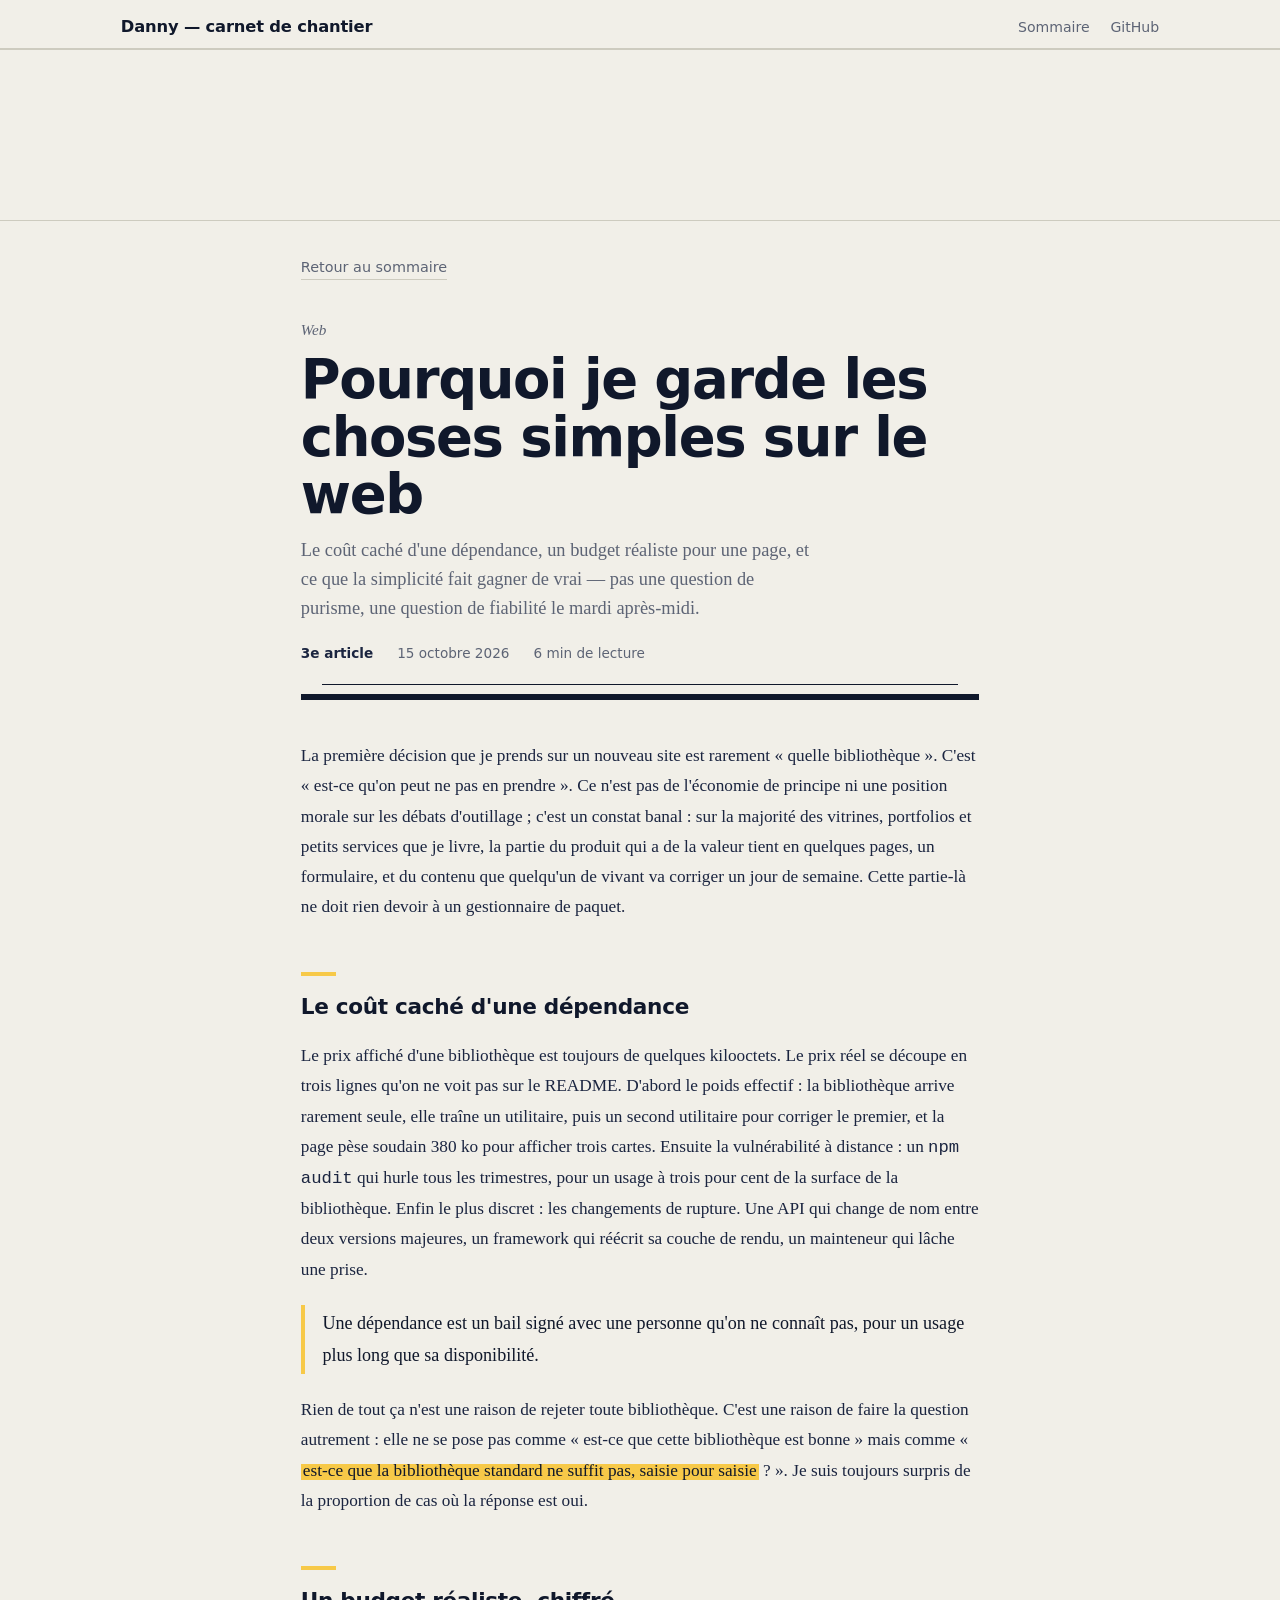
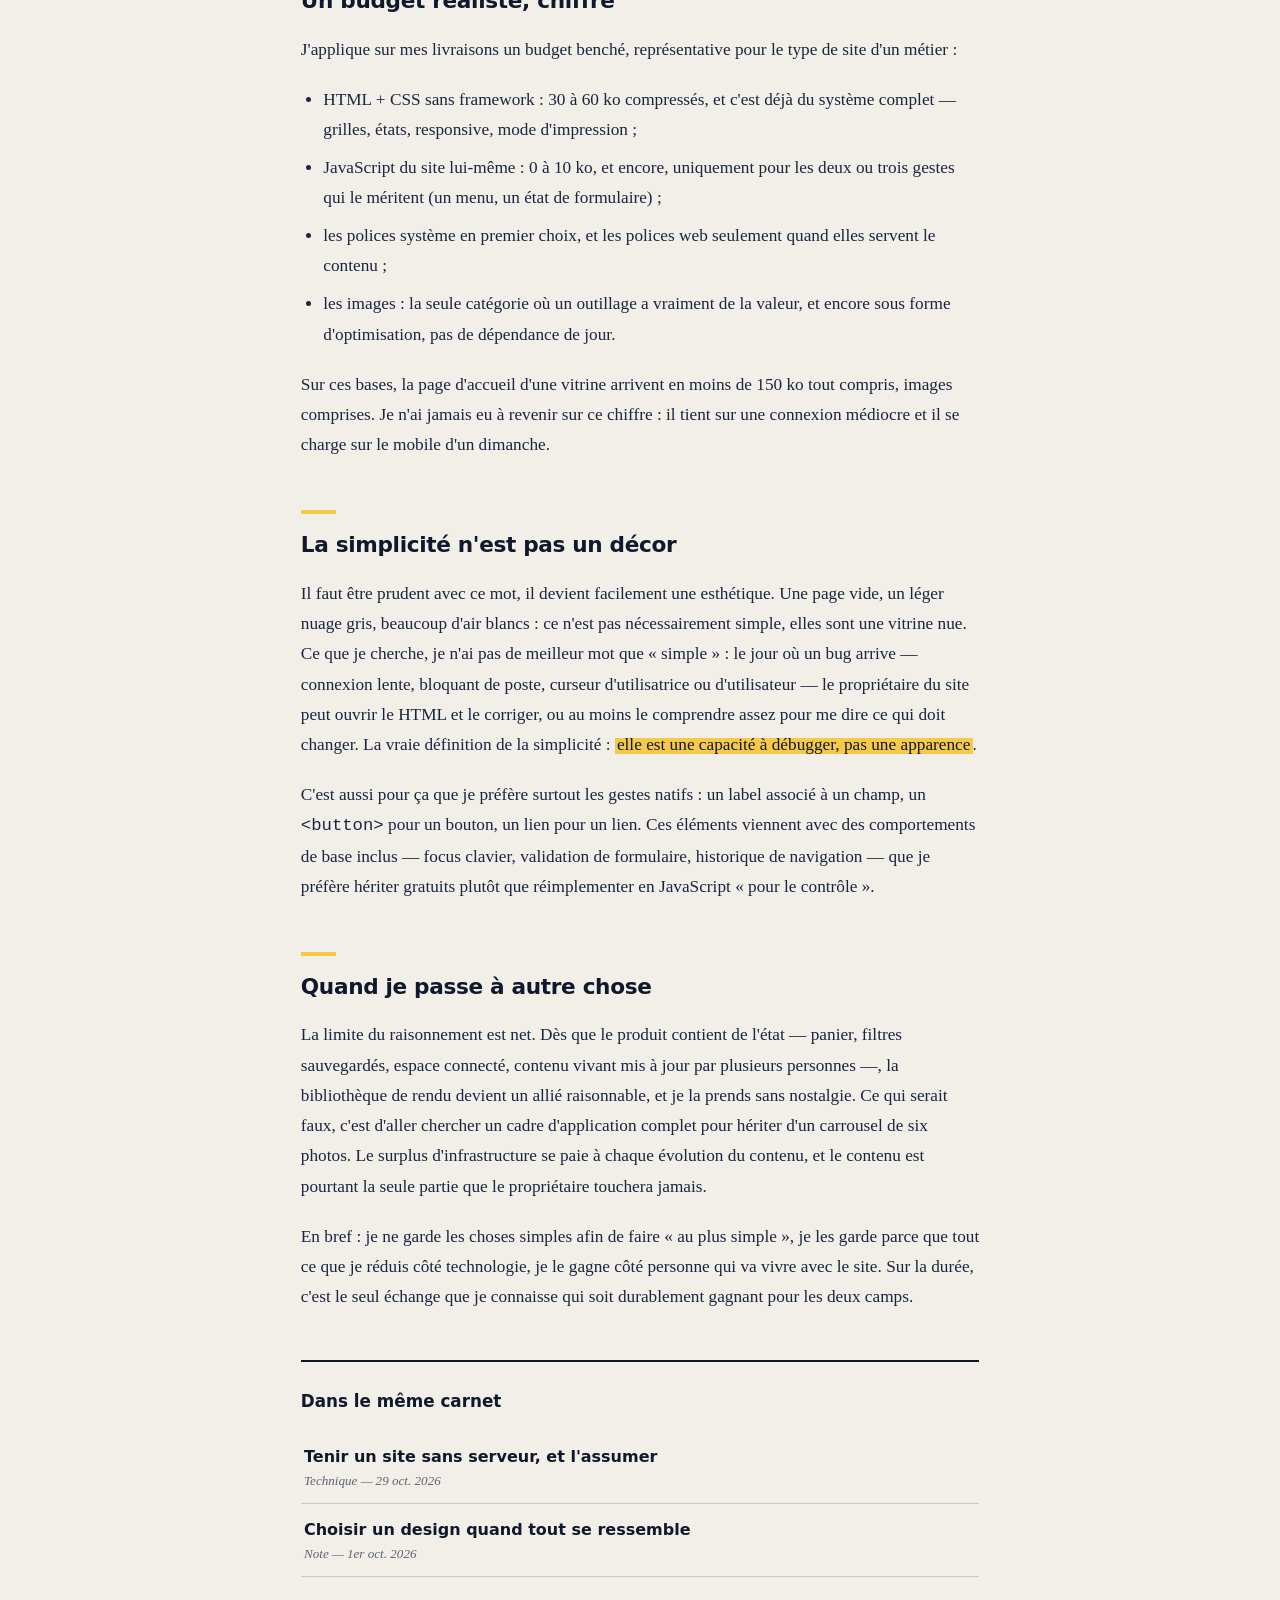
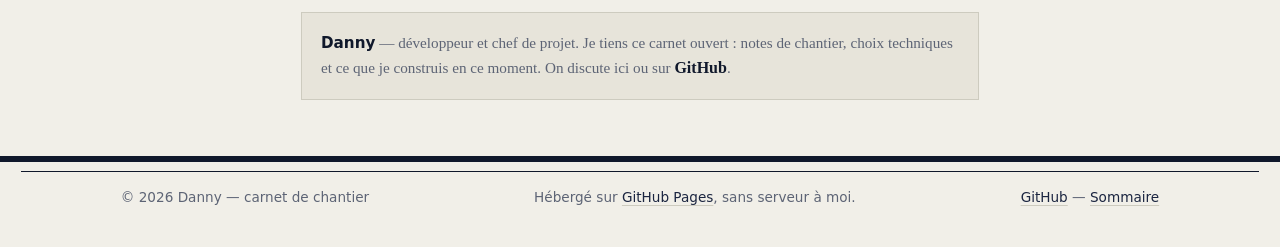
<file: articles/garder-les-choses-simples.html>
<!DOCTYPE html>
<html lang="fr">
<head>
  <meta charset="UTF-8">
  <meta name="viewport" content="width=device-width, initial-scale=1.0">
  <title>Pourquoi je garde les choses simples sur le web — Danny, carnet de chantier</title>
  <meta name="ppck-ver" content="bfabf61b772fb8b7e44e43924f7eb598" />
  <meta name="description" content="Le coût caché d'une dépendance, un budget réaliste pour une page web, et pourquoi la simplicité n'est pas un minimalisme décoratif mais une capacité à débugger.">
  <link rel="icon" href="data:image/svg+xml,%3Csvg xmlns='http://www.w3.org/2000/svg' viewBox='0 0 32 32'%3E%3Crect width='32' height='32' fill='%2310182B'/%3E%3Crect x='8' y='8' width='16' height='16' fill='%23F7C948'/%3E%3C/svg%3E" type="image/svg+xml">
  <link rel="stylesheet" href="/assets/style.css">
</head>
<body>

<header class="topbar">
  <div class="wrap"><div class="topbar-inner">
    <a class="brand" href="/">Danny — carnet de chantier</a>
    <nav class="topbar-links" aria-label="Navigation">
      <a href="/">Sommaire</a>
      <a href="https://github.com/kingdannydushime1" rel="noopener">GitHub</a>
    </nav>
  </div></div>
</header>

<div class="ad-slot" aria-label="Emplacement publicitaire">
  <!-- BEGIN AADS AD UNIT 2461178 -->
  <div id="frame" style="width: 100%;margin: auto;position: relative; z-index: 99998;">
    <iframe data-aa='2461178' src='//acceptable.a-ads.com/2461178/?size=Adaptive'
      style='border:0; padding:0; width:70%; height:auto; overflow:hidden;display: block;margin: auto'></iframe>
  </div>
  <!-- END AADS AD UNIT 2461178 -->
</div>

<main class="wrap-prose">
  <a class="back" href="/">Retour au sommaire</a>

  <header class="article-head">
    <div class="rubrique">Web</div>
    <h1>Pourquoi je garde les choses simples sur le web</h1>
    <p class="chapo">Le coût caché d'une dépendance, un budget réaliste pour une page, et ce que la simplicité fait gagner de vrai — pas une question de purisme, une question de fiabilité le mardi après-midi.</p>
    <div class="article-meta">
      <span><b>3e article</b></span>
      <time datetime="2026-10-15">15 octobre 2026</time>
      <span>6 min de lecture</span>
    </div>
  </header>

  <div class="prose">
    <p>La première décision que je prends sur un nouveau site est rarement « quelle bibliothèque ». C'est « est-ce qu'on peut ne pas en prendre ». Ce n'est pas de l'économie de principe ni une position morale sur les débats d'outillage ; c'est un constat banal : sur la majorité des vitrines, portfolios et petits services que je livre, la partie du produit qui a de la valeur tient en quelques pages, un formulaire, et du contenu que quelqu'un de vivant va corriger un jour de semaine. Cette partie-là ne doit rien devoir à un gestionnaire de paquet.</p>

    <h2>Le coût caché d'une dépendance</h2>
    <p>Le prix affiché d'une bibliothèque est toujours de quelques kilooctets. Le prix réel se découpe en trois lignes qu'on ne voit pas sur le README. D'abord le poids effectif : la bibliothèque arrive rarement seule, elle traîne un utilitaire, puis un second utilitaire pour corriger le premier, et la page pèse soudain 380 ko pour afficher trois cartes. Ensuite la vulnérabilité à distance : un <code>npm audit</code> qui hurle tous les trimestres, pour un usage à trois pour cent de la surface de la bibliothèque. Enfin le plus discret : les changements de rupture. Une API qui change de nom entre deux versions majeures, un framework qui réécrit sa couche de rendu, un mainteneur qui lâche une prise.</p>
    <blockquote>Une dépendance est un bail signé avec une personne qu'on ne connaît pas, pour un usage plus long que sa disponibilité.</blockquote>
    <p>Rien de tout ça n'est une raison de rejeter toute bibliothèque. C'est une raison de faire la question autrement : elle ne se pose pas comme « est-ce que cette bibliothèque est bonne » mais comme « <mark>est-ce que la bibliothèque standard ne suffit pas, saisie pour saisie</mark> ? ». Je suis toujours surpris de la proportion de cas où la réponse est oui.</p>

    <h2>Un budget réaliste, chiffré</h2>
    <p>J'applique sur mes livraisons un budget benché, représentative pour le type de site d'un métier :</p>
    <ul>
      <li>HTML + CSS sans framework : 30 à 60 ko compressés, et c'est déjà du système complet — grilles, états, responsive, mode d'impression ;</li>
      <li>JavaScript du site lui-même : 0 à 10 ko, et encore, uniquement pour les deux ou trois gestes qui le méritent (un menu, un état de formulaire) ;</li>
      <li>les polices système en premier choix, et les polices web seulement quand elles servent le contenu ;</li>
      <li>les images : la seule catégorie où un outillage a vraiment de la valeur, et encore sous forme d'optimisation, pas de dépendance de jour.</li>
    </ul>
    <p>Sur ces bases, la page d'accueil d'une vitrine arrivent en moins de 150 ko tout compris, images comprises. Je n'ai jamais eu à revenir sur ce chiffre : il tient sur une connexion médiocre et il se charge sur le mobile d'un dimanche.</p>

    <h2>La simplicité n'est pas un décor</h2>
    <p>Il faut être prudent avec ce mot, il devient facilement une esthétique. Une page vide, un léger nuage gris, beaucoup d'air blancs : ce n'est pas nécessairement simple, elles sont une vitrine nue. Ce que je cherche, je n'ai pas de meilleur mot que « simple » : le jour où un bug arrive — connexion lente, bloquant de poste, curseur d'utilisatrice ou d'utilisateur — le propriétaire du site peut ouvrir le HTML et le corriger, ou au moins le comprendre assez pour me dire ce qui doit changer. La vraie définition de la simplicité : <mark>elle est une capacité à débugger, pas une apparence</mark>.</p>
    <p>C'est aussi pour ça que je préfère surtout les gestes natifs : un label associé à un champ, un <code>&lt;button&gt;</code> pour un bouton, un lien pour un lien. Ces éléments viennent avec des comportements de base inclus — focus clavier, validation de formulaire, historique de navigation — que je préfère hériter gratuits plutôt que réimplementer en JavaScript « pour le contrôle ».</p>

    <h2>Quand je passe à autre chose</h2>
    <p>La limite du raisonnement est net. Dès que le produit contient de l'état — panier, filtres sauvegardés, espace connecté, contenu vivant mis à jour par plusieurs personnes —, la bibliothèque de rendu devient un allié raisonnable, et je la prends sans nostalgie. Ce qui serait faux, c'est d'aller chercher un cadre d'application complet pour hériter d'un carrousel de six photos. Le surplus d'infrastructure se paie à chaque évolution du contenu, et le contenu est pourtant la seule partie que le propriétaire touchera jamais.</p>

    <p>En bref : je ne garde les choses simples afin de faire « au plus simple », je les garde parce que tout ce que je réduis côté technologie, je le gagne côté personne qui va vivre avec le site. Sur la durée, c'est le seul échange que je connaisse qui soit durablement gagnant pour les deux camps.</p>
  </div>

  <section class="suite" aria-label="Dans le même carnet">
    <h2>Dans le même carnet</h2>
    <ul>
      <li><a href="/articles/tenir-un-site-sans-serveur.html">Tenir un site sans serveur, et l'assumer</a><span class="rubrique">Technique — 29 oct. 2026</span></li>
      <li><a href="/articles/design-qui-se-ressemble.html">Choisir un design quand tout se ressemble</a><span class="rubrique">Note — 1er oct. 2026</span></li>
    </ul>
    <div class="bio">
      <b>Danny</b> — développeur et chef de projet. Je tiens ce carnet ouvert : notes de chantier, choix techniques et ce que je construis en ce moment. On discute ici ou sur <a href="https://github.com/kingdannydushime1" rel="noopener">GitHub</a>.
    </div>
  </section>
</main>

<footer class="colophon">
  <div class="colophon-inner">
    <span>© 2026 Danny — carnet de chantier</span>
    <span>Hébergé sur <a href="https://pages.github.com/" rel="noopener">GitHub Pages</a>, sans serveur à moi.</span>
    <span><a href="https://github.com/kingdannydushime1" rel="noopener">GitHub</a> — <a href="/">Sommaire</a></span>
  </div>
</footer>

</body>
</html>
</file>
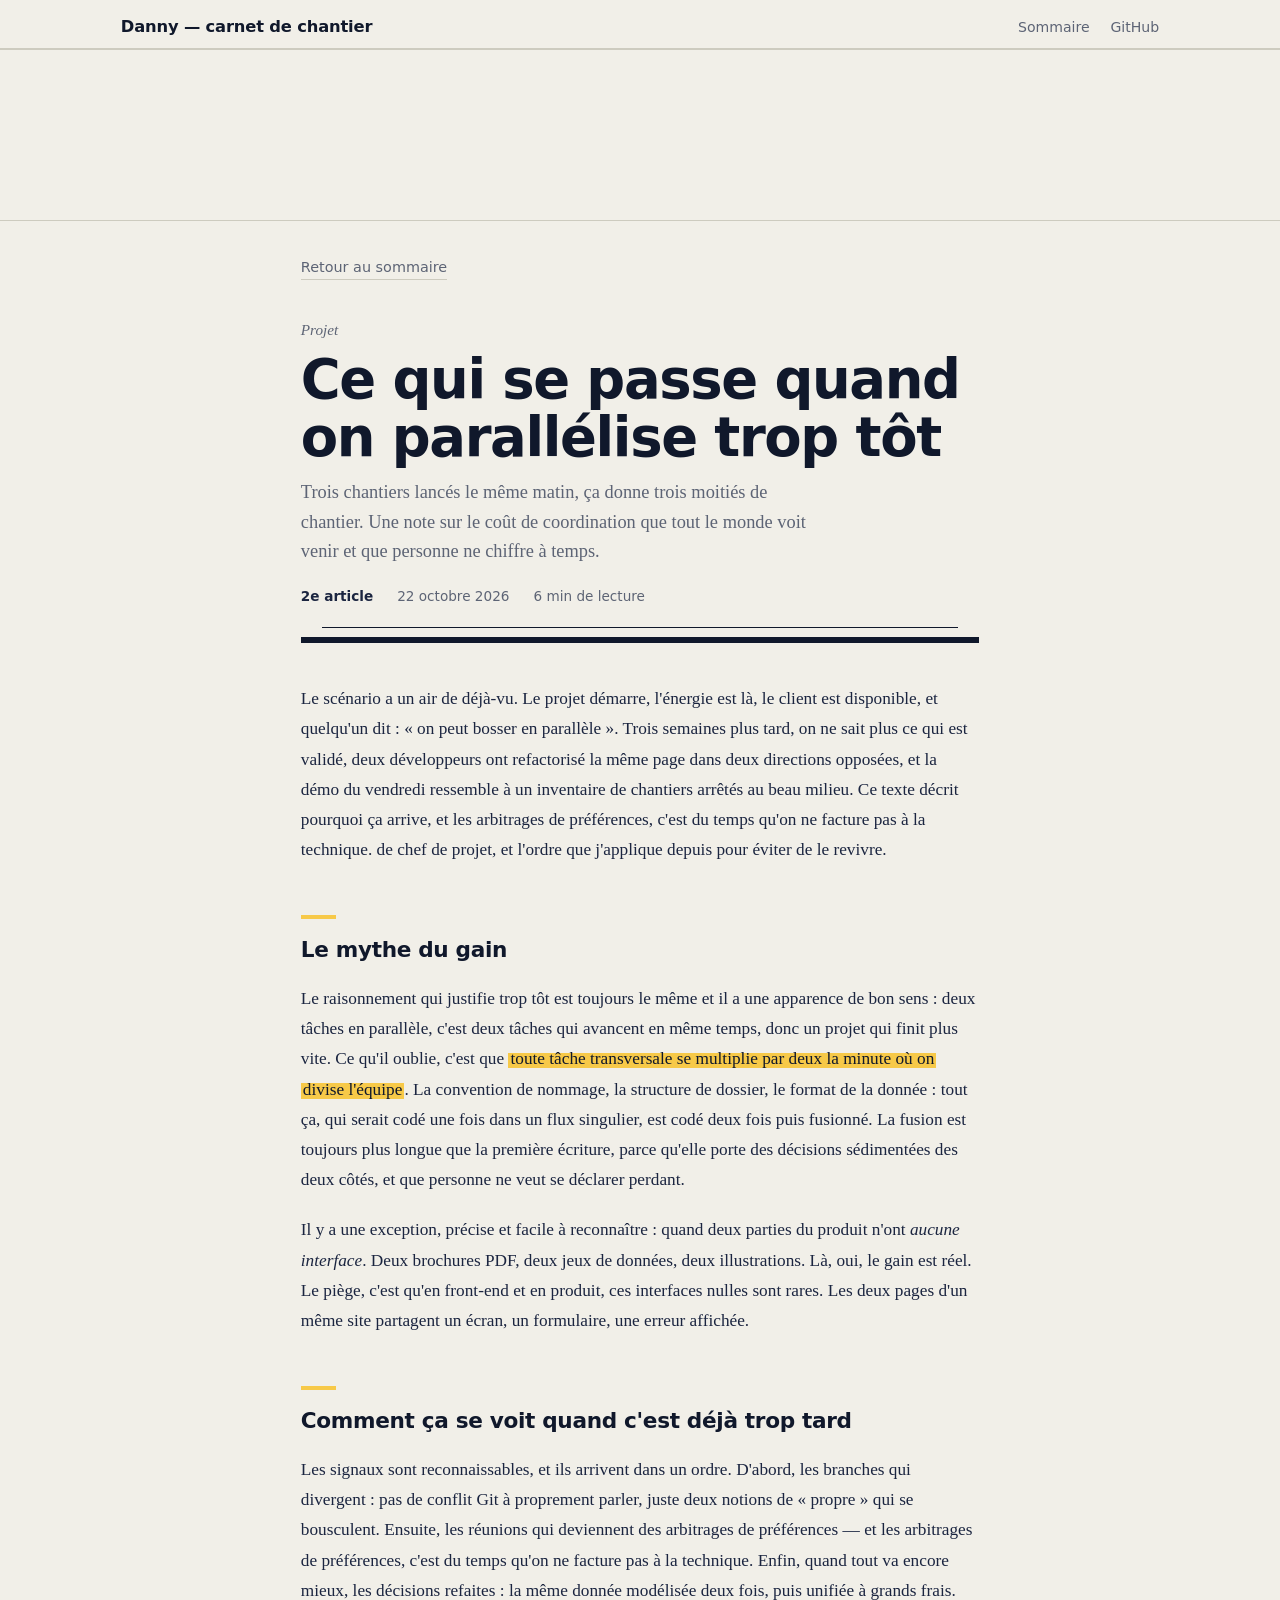
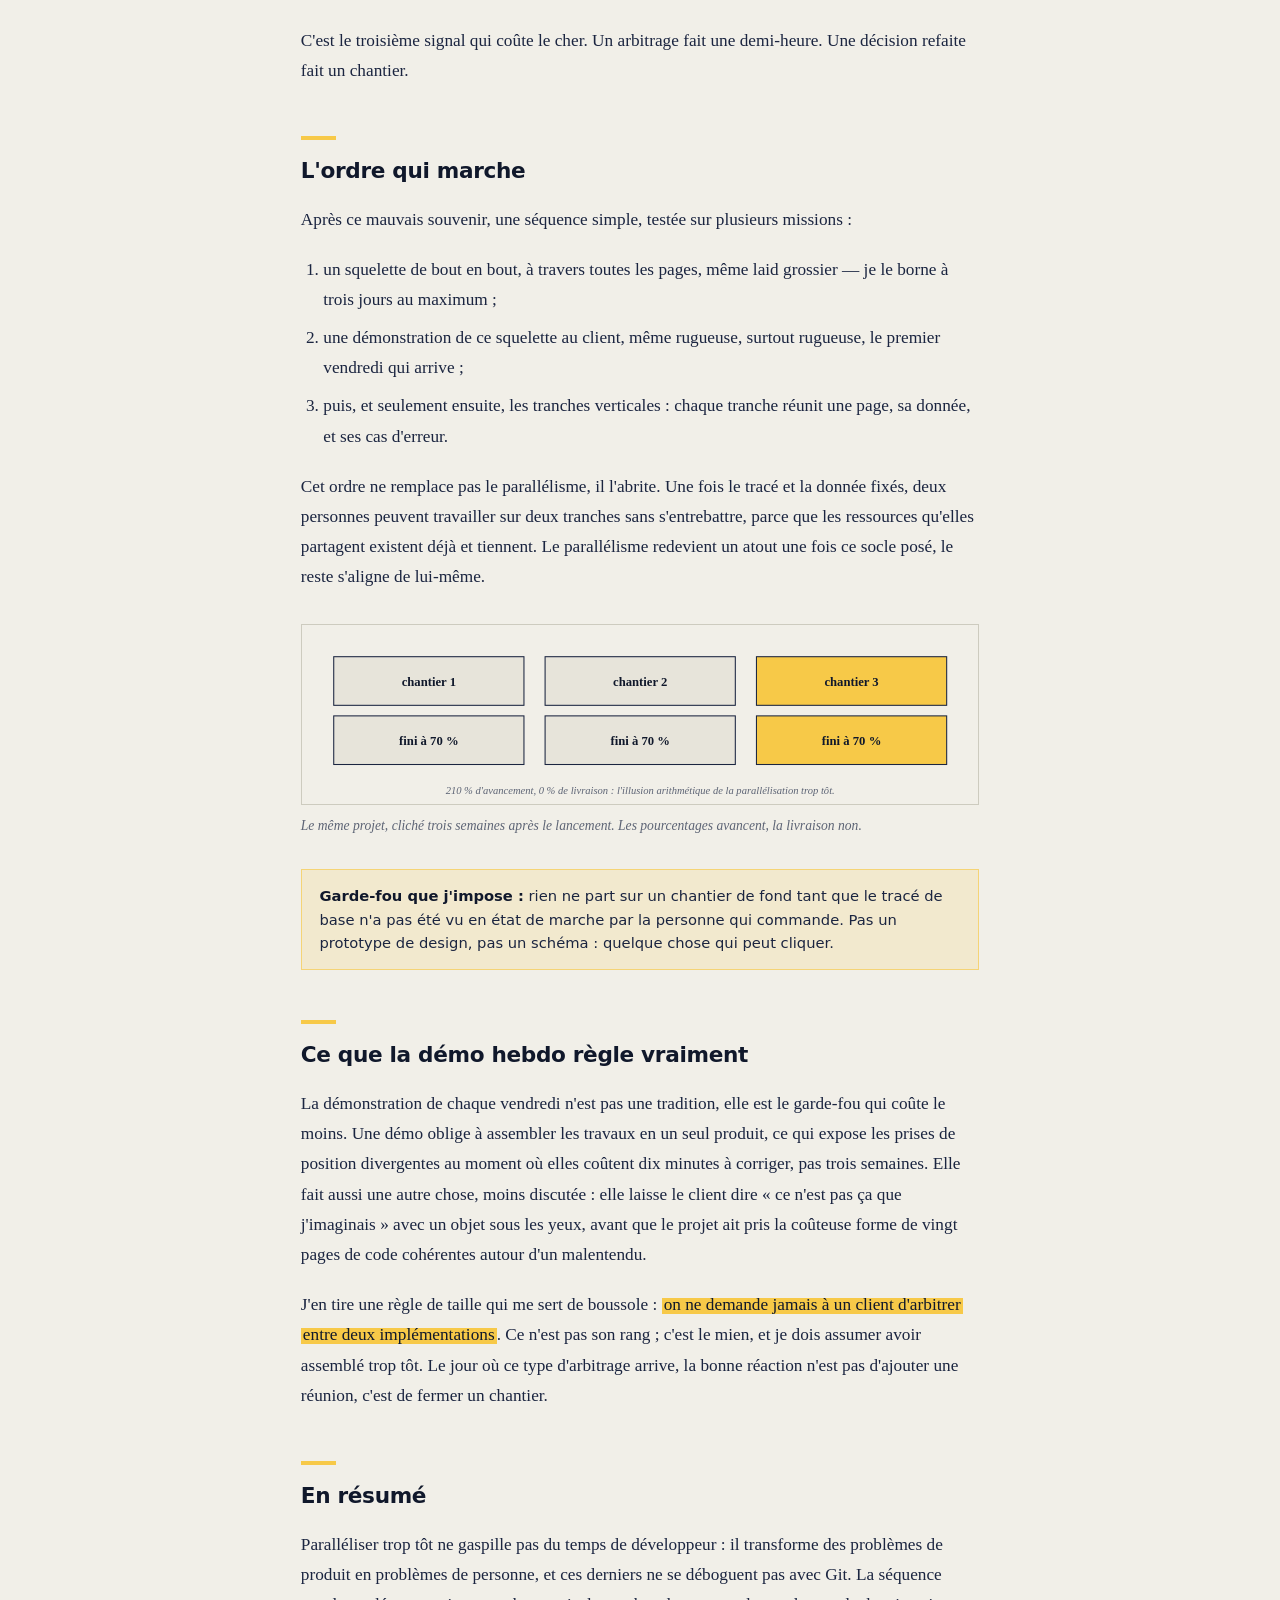
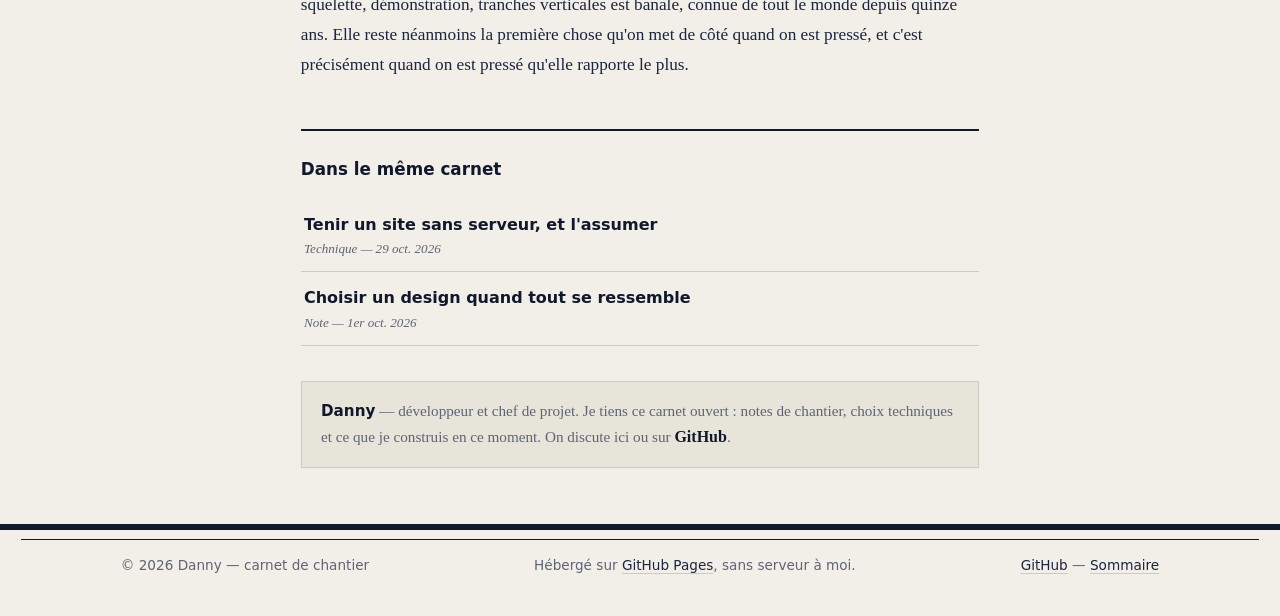
<file: articles/paralleliser-trop-tot.html>
<!DOCTYPE html>
<html lang="fr">
<head>
  <meta charset="UTF-8">
  <meta name="viewport" content="width=device-width, initial-scale=1.0">
  <title>Ce qui se passe quand on parallélise trop tôt — Danny, carnet de chantier</title>
  <meta name="ppck-ver" content="bfabf61b772fb8b7e44e43924f7eb598" />
  <meta name="description" content="Trois chantiers lancés le même matin donnent trois moitiés de chantiers. Note de projet sur les coûts réels de la C'est le troisième signal qui coûte le cher..">
  <link rel="icon" href="data:image/svg+xml,%3Csvg xmlns='http://www.w3.org/2000/svg' viewBox='0 0 32 32'%3E%3Crect width='32' height='32' fill='%2310182B'/%3E%3Crect x='8' y='8' width='16' height='16' fill='%23F7C948'/%3E%3C/svg%3E" type="image/svg+xml">
  <link rel="stylesheet" href="/assets/style.css">
</head>
<body>

<header class="topbar">
  <div class="wrap"><div class="topbar-inner">
    <a class="brand" href="/">Danny — carnet de chantier</a>
    <nav class="topbar-links" aria-label="Navigation">
      <a href="/">Sommaire</a>
      <a href="https://github.com/kingdannydushime1" rel="noopener">GitHub</a>
    </nav>
  </div></div>
</header>

<div class="ad-slot" aria-label="Emplacement publicitaire">
  <!-- BEGIN AADS AD UNIT 2461178 -->
  <div id="frame" style="width: 100%;margin: auto;position: relative; z-index: 99998;">
    <iframe data-aa='2461178' src='//acceptable.a-ads.com/2461178/?size=Adaptive'
      style='border:0; padding:0; width:70%; height:auto; overflow:hidden;display: block;margin: auto'></iframe>
  </div>
  <!-- END AADS AD UNIT 2461178 -->
</div>

<main class="wrap-prose">
  <a class="back" href="/">Retour au sommaire</a>

  <header class="article-head">
    <div class="rubrique">Projet</div>
    <h1>Ce qui se passe quand on parallélise trop tôt</h1>
    <p class="chapo">Trois chantiers lancés le même matin, ça donne trois moitiés de chantier. Une note sur le coût de coordination que tout le monde voit venir et que personne ne chiffre à temps.</p>
    <div class="article-meta">
      <span><b>2e article</b></span>
      <time datetime="2026-10-22">22 octobre 2026</time>
      <span>6 min de lecture</span>
    </div>
  </header>

  <div class="prose">
    <p>Le scénario a un air de déjà-vu. Le projet démarre, l'énergie est là, le client est disponible, et quelqu'un dit : « on peut bosser en parallèle ». Trois semaines plus tard, on ne sait plus ce qui est validé, deux développeurs ont refactorisé la même page dans deux directions opposées, et la démo du vendredi ressemble à un inventaire de chantiers arrêtés au beau milieu. Ce texte décrit pourquoi ça arrive, et les arbitrages de préférences, c'est du temps qu'on ne facture pas à la technique. de chef de projet, et l'ordre que j'applique depuis pour éviter de le revivre.</p>

    <h2>Le mythe du gain</h2>
    <p>Le raisonnement qui justifie trop tôt est toujours le même et il a une apparence de bon sens : deux tâches en parallèle, c'est deux tâches qui avancent en même temps, donc un projet qui finit plus vite. Ce qu'il oublie, c'est que <mark>toute tâche transversale se multiplie par deux la minute où on divise l'équipe</mark>. La convention de nommage, la structure de dossier, le format de la donnée : tout ça, qui serait codé une fois dans un flux singulier, est codé deux fois puis fusionné. La fusion est toujours plus longue que la première écriture, parce qu'elle porte des décisions sédimentées des deux côtés, et que personne ne veut se déclarer perdant.</p>
    <p>Il y a une exception, précise et facile à reconnaître : quand deux parties du produit n'ont <em>aucune interface</em>. Deux brochures PDF, deux jeux de données, deux illustrations. Là, oui, le gain est réel. Le piège, c'est qu'en front-end et en produit, ces interfaces nulles sont rares. Les deux pages d'un même site partagent un écran, un formulaire, une erreur affichée.</p>

    <h2>Comment ça se voit quand c'est déjà trop tard</h2>
    <p>Les signaux sont reconnaissables, et ils arrivent dans un ordre. D'abord, les branches qui divergent : pas de conflit Git à proprement parler, juste deux notions de « propre » qui se bousculent. Ensuite, les réunions qui deviennent des arbitrages de préférences — et les arbitrages de préférences, c'est du temps qu'on ne facture pas à la technique. Enfin, quand tout va encore mieux, les décisions refaites : la même donnée modélisée deux fois, puis unifiée à grands frais.</p>
    <p>C'est le troisième signal qui coûte le cher. Un arbitrage fait une demi-heure. Une décision refaite fait un chantier.</p>

    <h2>L'ordre qui marche</h2>
    <p>Après ce mauvais souvenir, une séquence simple, testée sur plusieurs missions :</p>
    <ol>
      <li>un squelette de bout en bout, à travers toutes les pages, même laid grossier — je le borne à trois jours au maximum ;</li>
      <li>une démonstration de ce squelette au client, même rugueuse, surtout rugueuse, le premier vendredi qui arrive ;</li>
      <li>puis, et seulement ensuite, les tranches verticales : chaque tranche réunit une page, sa donnée, et ses cas d'erreur.</li>
    </ol>
    <p>Cet ordre ne remplace pas le parallélisme, il l'abrite. Une fois le tracé et la donnée fixés, deux personnes peuvent travailler sur deux tranches sans s'entrebattre, parce que les ressources qu'elles partagent existent déjà et tiennent. Le parallélisme redevient un atout une fois ce socle posé, le reste s'aligne de lui-même.</p>

    <figure>
      <svg viewBox="0 0 640 170" role="img" aria-label="Comparaison : trois chantiers en parallèle contre trois tranches verticales" xmlns="http://www.w3.org/2000/svg">
        <rect x="30" y="30" width="180" height="46" fill="#E7E4DA" stroke="#1B2540"/>
        <rect x="30" y="86" width="180" height="46" fill="#E7E4DA" stroke="#1B2540"/>
        <rect x="230" y="30" width="180" height="46" fill="#E7E4DA" stroke="#1B2540"/>
        <rect x="230" y="86" width="180" height="46" fill="#E7E4DA" stroke="#1B2540"/>
        <rect x="430" y="30" width="180" height="46" fill="#F7C948" stroke="#1B2540"/>
        <rect x="430" y="86" width="180" height="46" fill="#F7C948" stroke="#1B2540"/>
        <text x="120" y="58" font-family="Bricolage Grotesque" font-size="12" font-weight="800" text-anchor="middle" fill="#10182B">chantier 1</text>
        <text x="320" y="58" font-family="Bricolage Grotesque" font-size="12" font-weight="800" text-anchor="middle" fill="#10182B">chantier 2</text>
        <text x="520" y="58" font-family="Bricolage Grotesque" font-size="12" font-weight="800" text-anchor="middle" fill="#10182B">chantier 3</text>
        <text x="120" y="114" font-family="Bricolage Grotesque" font-size="12" font-weight="800" text-anchor="middle" fill="#10182B">fini à 70 %</text>
        <text x="320" y="114" font-family="Bricolage Grotesque" font-size="12" font-weight="800" text-anchor="middle" fill="#10182B">fini à 70 %</text>
        <text x="520" y="114" font-family="Bricolage Grotesque" font-size="12" font-weight="800" text-anchor="middle" fill="#10182B">fini à 70 %</text>
        <text x="320" y="160" font-family="Source Serif 4" font-size="10" font-style="italic" text-anchor="middle" fill="#5D6475">210 % d'avancement, 0 % de livraison : l'illusion arithmétique de la parallélisation trop tôt.</text>
      </svg>
      <figcaption>Le même projet, cliché trois semaines après le lancement. Les pourcentages avancent, la livraison non.</figcaption>
    </figure>

    <aside class="note">
      <b>Garde-fou que j'impose :</b> rien ne part sur un chantier de fond tant que le tracé de base n'a pas été vu en état de marche par la personne qui commande. Pas un prototype de design, pas un schéma : quelque chose qui peut cliquer.
    </aside>

    <h2>Ce que la démo hebdo règle vraiment</h2>
    <p>La démonstration de chaque vendredi n'est pas une tradition, elle est le garde-fou qui coûte le moins. Une démo oblige à assembler les travaux en un seul produit, ce qui expose les prises de position divergentes au moment où elles coûtent dix minutes à corriger, pas trois semaines. Elle fait aussi une autre chose, moins discutée : elle laisse le client dire « ce n'est pas ça que j'imaginais » avec un objet sous les yeux, avant que le projet ait pris la coûteuse forme de vingt pages de code cohérentes autour d'un malentendu.</p>
    <p>J'en tire une règle de taille qui me sert de boussole : <mark>on ne demande jamais à un client d'arbitrer entre deux implémentations</mark>. Ce n'est pas son rang ; c'est le mien, et je dois assumer avoir assemblé trop tôt. Le jour où ce type d'arbitrage arrive, la bonne réaction n'est pas d'ajouter une réunion, c'est de fermer un chantier.</p>

    <h2>En résumé</h2>
    <p>Paralléliser trop tôt ne gaspille pas du temps de développeur : il transforme des problèmes de produit en problèmes de personne, et ces derniers ne se déboguent pas avec Git. La séquence squelette, démonstration, tranches verticales est banale, connue de tout le monde depuis quinze ans. Elle reste néanmoins la première chose qu'on met de côté quand on est pressé, et c'est précisément quand on est pressé qu'elle rapporte le plus.</p>
  </div>

  <section class="suite" aria-label="Dans le même carnet">
    <h2>Dans le même carnet</h2>
    <ul>
      <li><a href="/articles/tenir-un-site-sans-serveur.html">Tenir un site sans serveur, et l'assumer</a><span class="rubrique">Technique — 29 oct. 2026</span></li>
      <li><a href="/articles/design-qui-se-ressemble.html">Choisir un design quand tout se ressemble</a><span class="rubrique">Note — 1er oct. 2026</span></li>
    </ul>
    <div class="bio">
      <b>Danny</b> — développeur et chef de projet. Je tiens ce carnet ouvert : notes de chantier, choix techniques et ce que je construis en ce moment. On discute ici ou sur <a href="https://github.com/kingdannydushime1" rel="noopener">GitHub</a>.
    </div>
  </section>
</main>

<footer class="colophon">
  <div class="colophon-inner">
    <span>© 2026 Danny — carnet de chantier</span>
    <span>Hébergé sur <a href="https://pages.github.com/" rel="noopener">GitHub Pages</a>, sans serveur à moi.</span>
    <span><a href="https://github.com/kingdannydushime1" rel="noopener">GitHub</a> — <a href="/">Sommaire</a></span>
  </div>
</footer>

</body>
</html>
</file>
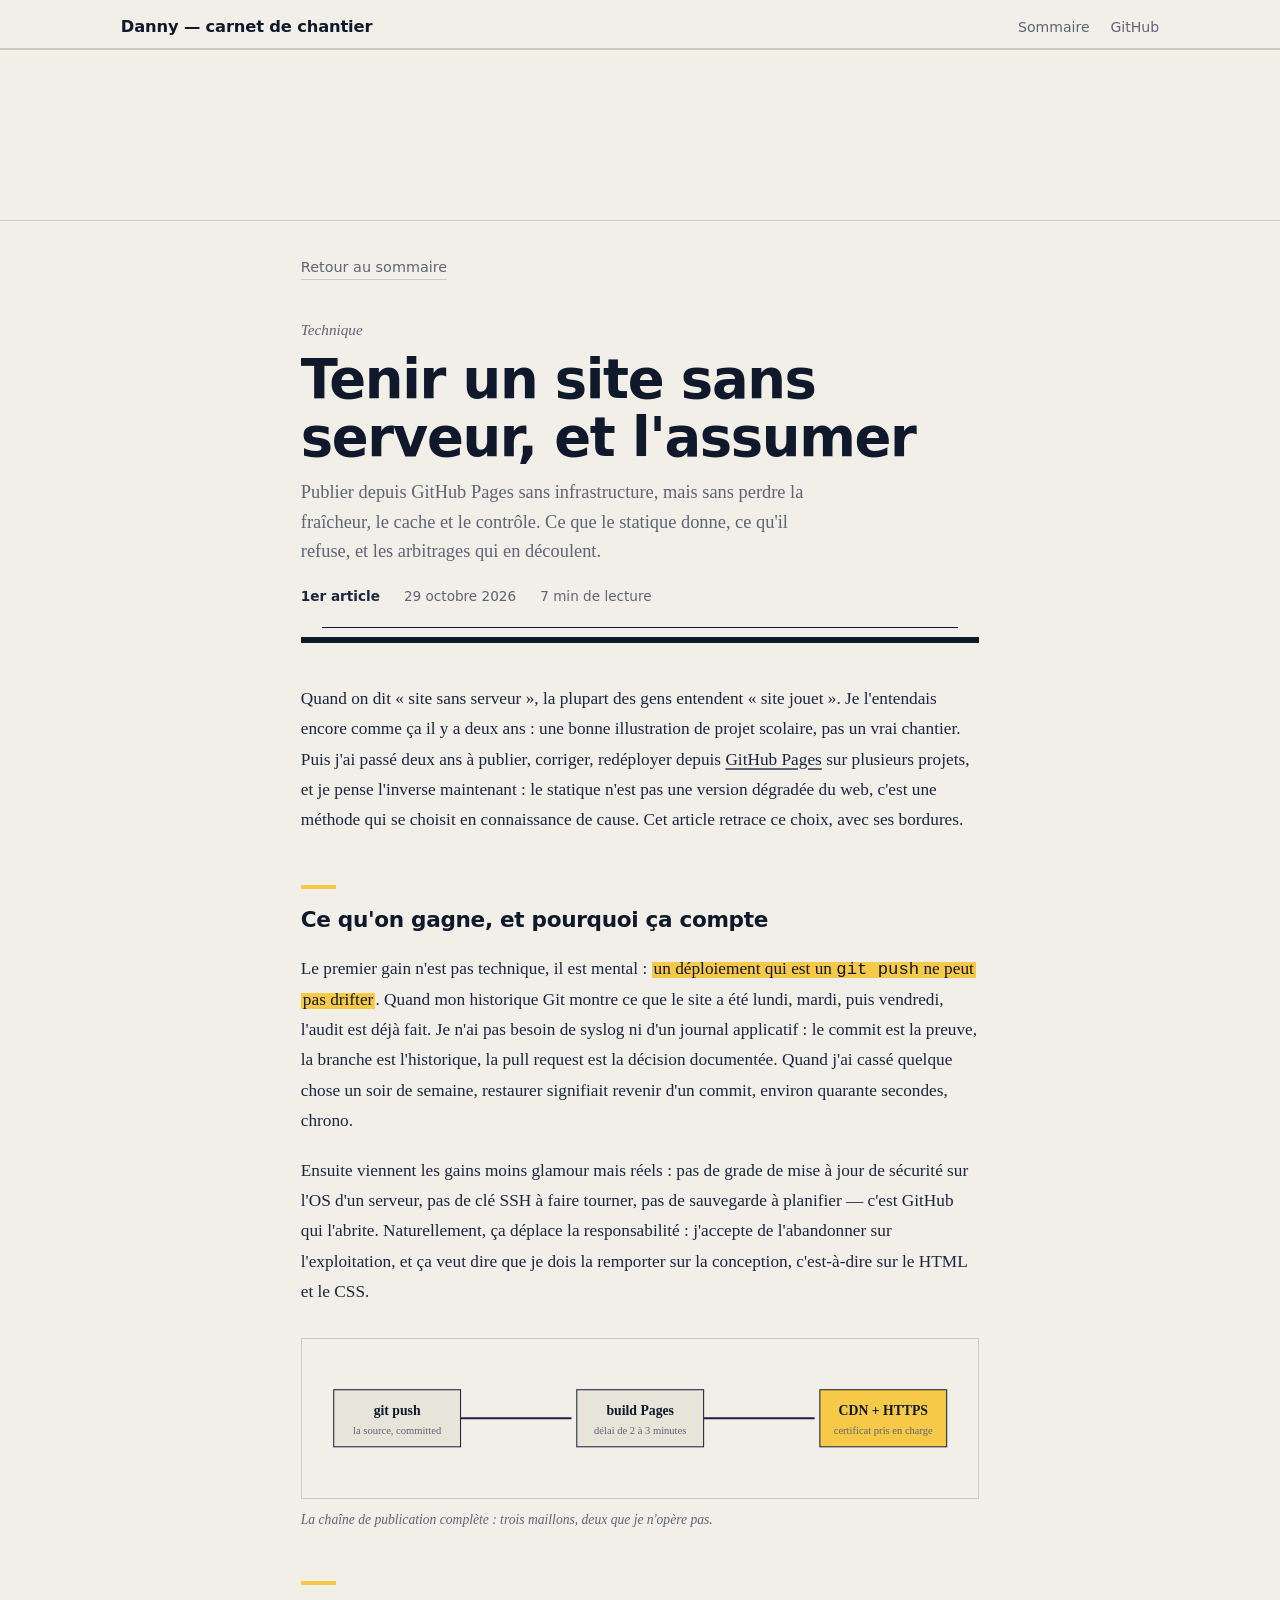
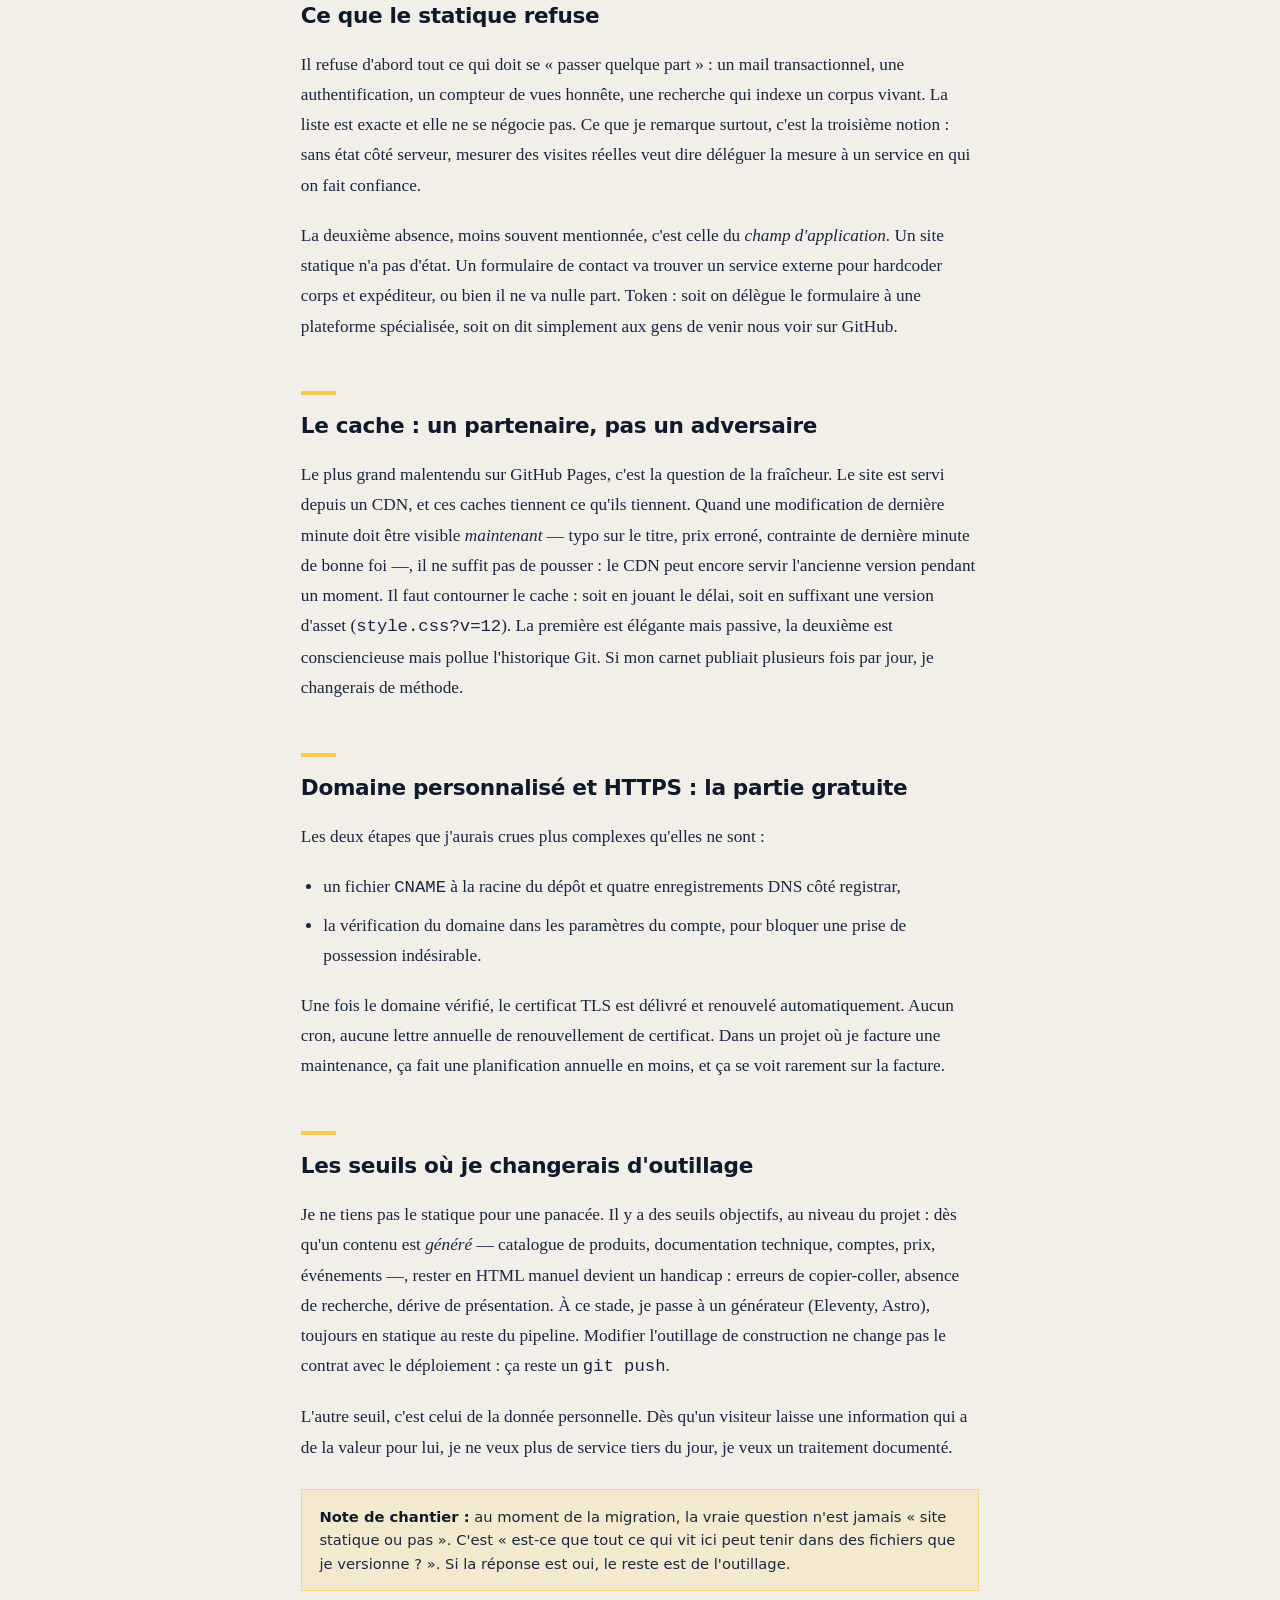
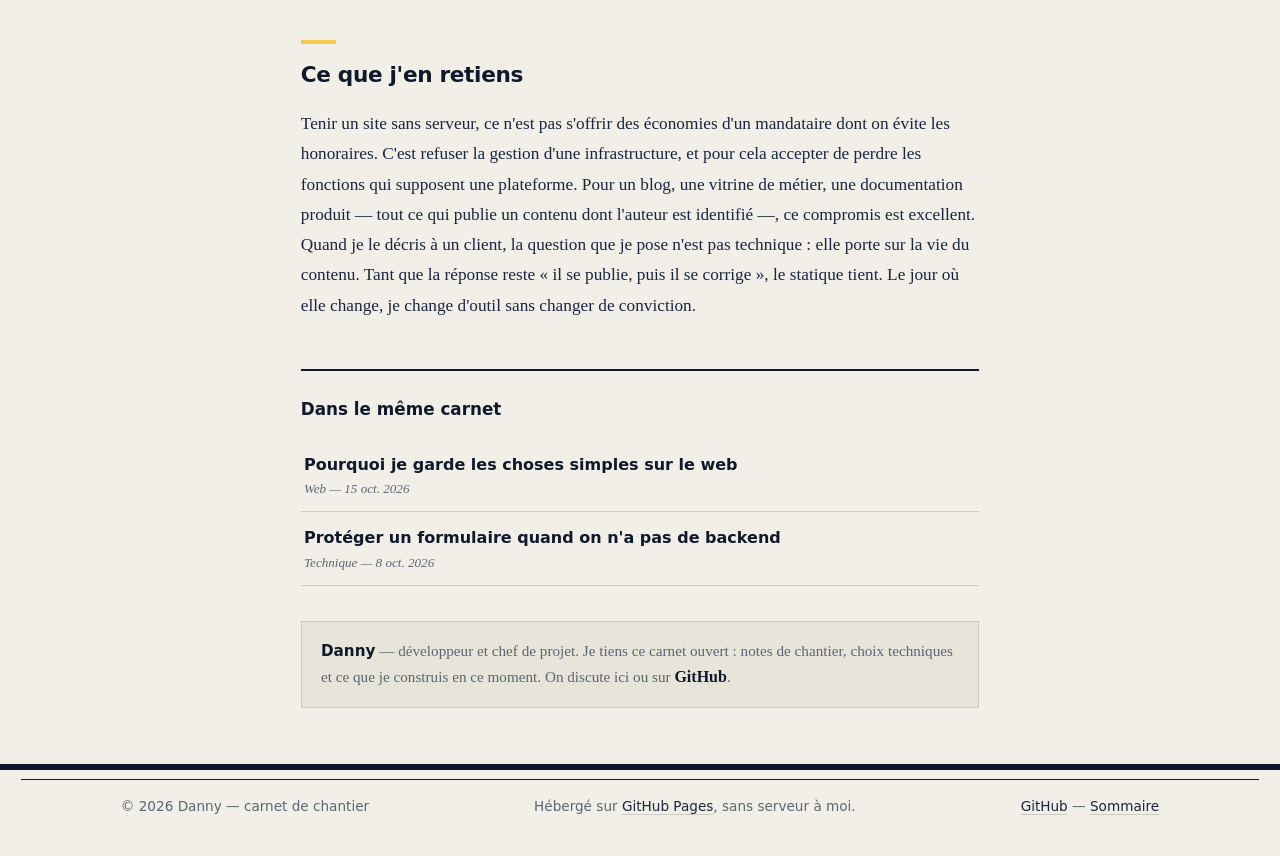
<file: articles/tenir-un-site-sans-serveur.html>
<!DOCTYPE html>
<html lang="fr">
<head>
  <meta charset="UTF-8">
  <meta name="viewport" content="width=device-width, initial-scale=1.0">
  <title>Tenir un site sans serveur, et l'assumer — Danny, carnet de chantier</title>
  <meta name="description" content="Publier depuis GitHub Pages sans infrastructure, mais sans perdre la fraîcheur, le cache et le contrôle : ce que le statique donne, ce qu'il refuse, et les arbitrages qui en découlent.">
  <meta name="ppck-ver" content="bfabf61b772fb8b7e44e43924f7eb598" />
  <meta name="description" content="Publier depuis GitHub Pages sans infrastructure, mais sans perdre la fraîcheur, le cache et le contrôle : ce que le statique donne, ce qu'il refuse, et les arbitrages qui en découlent.">
  <link rel="icon" href="data:image/svg+xml,%3Csvg xmlns='http://www.w3.org/2000/svg' viewBox='0 0 32 32'%3E%3Crect width='32' height='32' fill='%2310182B'/%3E%3Crect x='8' y='8' width='16' height='16' fill='%23F7C948'/%3E%3C/svg%3E" type="image/svg+xml">
  <link rel="stylesheet" href="/assets/style.css">
</head>
<body>

<header class="topbar">
  <div class="wrap"><div class="topbar-inner">
    <a class="brand" href="/">Danny — carnet de chantier</a>
    <nav class="topbar-links" aria-label="Navigation">
      <a href="/">Sommaire</a>
      <a href="https://github.com/kingdannydushime1" rel="noopener">GitHub</a>
    </nav>
  </div></div>
</header>

<div class="ad-slot" aria-label="Emplacement publicitaire">
  <!-- BEGIN AADS AD UNIT 2461178 -->
  <div id="frame" style="width: 100%;margin: auto;position: relative; z-index: 99998;">
    <iframe data-aa='2461178' src='//acceptable.a-ads.com/2461178/?size=Adaptive'
      style='border:0; padding:0; width:70%; height:auto; overflow:hidden;display: block;margin: auto'></iframe>
  </div>
  <!-- END AADS AD UNIT 2461178 -->
</div>

<main class="wrap-prose">
  <a class="back" href="/">Retour au sommaire</a>

  <header class="article-head">
    <div class="rubrique">Technique</div>
    <h1>Tenir un site sans serveur, et l'assumer</h1>
    <p class="chapo">Publier depuis GitHub Pages sans infrastructure, mais sans perdre la fraîcheur, le cache et le contrôle. Ce que le statique donne, ce qu'il refuse, et les arbitrages qui en découlent.</p>
    <div class="article-meta">
      <span><b>1er article</b></span>
      <time datetime="2026-10-29">29 octobre 2026</time>
      <span>7 min de lecture</span>
    </div>
  </header>

  <div class="prose">
    <p>Quand on dit « site sans serveur », la plupart des gens entendent « site jouet ». Je l'entendais encore comme ça il y a deux ans : une bonne illustration de projet scolaire, pas un vrai chantier. Puis j'ai passé deux ans à publier, corriger, redéployer depuis <a href="https://pages.github.com/" rel="noopener">GitHub Pages</a> sur plusieurs projets, et je pense l'inverse maintenant : le statique n'est pas une version dégradée du web, c'est une méthode qui se choisit en connaissance de cause. Cet article retrace ce choix, avec ses bordures.</p>

    <h2>Ce qu'on gagne, et pourquoi ça compte</h2>
    <p>Le premier gain n'est pas technique, il est mental : <mark>un déploiement qui est un <code>git push</code> ne peut pas drifter</mark>. Quand mon historique Git montre ce que le site a été lundi, mardi, puis vendredi, l'audit est déjà fait. Je n'ai pas besoin de syslog ni d'un journal applicatif : le commit est la preuve, la branche est l'historique, la pull request est la décision documentée. Quand j'ai cassé quelque chose un soir de semaine, restaurer signifiait revenir d'un commit, environ quarante secondes, chrono.</p>
    <p>Ensuite viennent les gains moins glamour mais réels : pas de grade de mise à jour de sécurité sur l'OS d'un serveur, pas de clé SSH à faire tourner, pas de sauvegarde à planifier — c'est GitHub qui l'abrite. Naturellement, ça déplace la responsabilité : j'accepte de l'abandonner sur l'exploitation, et ça veut dire que je dois la remporter sur la conception, c'est-à-dire sur le HTML et le CSS.</p>

    <figure>
      <svg viewBox="0 0 640 150" role="img" aria-label="Chaîne de publication : git push, puis build pages, puis CDN" xmlns="http://www.w3.org/2000/svg">
        <rect x="30" y="48" width="120" height="54" fill="#E7E4DA" stroke="#1B2540"/>
        <text x="90" y="72" font-family="Bricolage Grotesque" font-size="13" font-weight="800" text-anchor="middle" fill="#10182B">git push</text>
        <text x="90" y="90" font-family="Source Serif 4" font-size="10" text-anchor="middle" fill="#5D6475">la source, committed</text>
        <rect x="260" y="48" width="120" height="54" fill="#E7E4DA" stroke="#1B2540"/>
        <text x="320" y="72" font-family="Bricolage Grotesque" font-size="13" font-weight="800" text-anchor="middle" fill="#10182B">build Pages</text>
        <text x="320" y="90" font-family="Source Serif 4" font-size="10" text-anchor="middle" fill="#5D6475">délai de 2 à 3 minutes</text>
        <rect x="490" y="48" width="120" height="54" fill="#F7C948" stroke="#1B2540"/>
        <text x="550" y="72" font-family="Bricolage Grotesque" font-size="13" font-weight="800" text-anchor="middle" fill="#10182B">CDN + HTTPS</text>
        <text x="550" y="90" font-family="Source Serif 4" font-size="10" text-anchor="middle" fill="#5D6475">certificat pris en charge</text>
        <line x1="150" y1="75" x2="255" y2="75" stroke="#1B2540" stroke-width="2"/>
        <line x1="380" y1="75" x2="485" y2="75" stroke="#1B2540" stroke-width="2"/>
      </svg>
      <figcaption>La chaîne de publication complète : trois maillons, deux que je n'opère pas.</figcaption>
    </figure>

    <h2>Ce que le statique refuse</h2>
    <p>Il refuse d'abord tout ce qui doit se « passer quelque part » : un mail transactionnel, une authentification, un compteur de vues honnête, une recherche qui indexe un corpus vivant. La liste est exacte et elle ne se négocie pas. Ce que je remarque surtout, c'est la troisième notion : sans état côté serveur, mesurer des visites réelles veut dire déléguer la mesure à un service en qui on fait confiance.</p>
    <p>La deuxième absence, moins souvent mentionnée, c'est celle du <em>champ d'application</em>. Un site statique n'a pas d'état. Un formulaire de contact va trouver un service externe pour hardcoder corps et expéditeur, ou bien il ne va nulle part. Token : soit on délègue le formulaire à une plateforme spécialisée, soit on dit simplement aux gens de venir nous voir sur GitHub.</p>

    <h2>Le cache : un partenaire, pas un adversaire</h2>
    <p>Le plus grand malentendu sur GitHub Pages, c'est la question de la fraîcheur. Le site est servi depuis un CDN, et ces caches tiennent ce qu'ils tiennent. Quand une modification de dernière minute doit être visible <em>maintenant</em> — typo sur le titre, prix erroné, contrainte de dernière minute de bonne foi —, il ne suffit pas de pousser : le CDN peut encore servir l'ancienne version pendant un moment. Il faut contourner le cache : soit en jouant le délai, soit en suffixant une version d'asset (<code>style.css?v=12</code>). La première est élégante mais passive, la deuxième est consciencieuse mais pollue l'historique Git. Si mon carnet publiait plusieurs fois par jour, je changerais de méthode.</p>

    <h2>Domaine personnalisé et HTTPS : la partie gratuite</h2>
    <p>Les deux étapes que j'aurais crues plus complexes qu'elles ne sont :</p>
    <ul>
      <li>un fichier <code>CNAME</code> à la racine du dépôt et quatre enregistrements DNS côté registrar,</li>
      <li>la vérification du domaine dans les paramètres du compte, pour bloquer une prise de possession indésirable.</li>
    </ul>
    <p>Une fois le domaine vérifié, le certificat TLS est délivré et renouvelé automatiquement. Aucun cron, aucune lettre annuelle de renouvellement de certificat. Dans un projet où je facture une maintenance, ça fait une planification annuelle en moins, et ça se voit rarement sur la facture.</p>

    <h2>Les seuils où je changerais d'outillage</h2>
    <p>Je ne tiens pas le statique pour une panacée. Il y a des seuils objectifs, au niveau du projet : dès qu'un contenu est <em>généré</em> — catalogue de produits, documentation technique, comptes, prix, événements —, rester en HTML manuel devient un handicap : erreurs de copier-coller, absence de recherche, dérive de présentation. À ce stade, je passe à un générateur (Eleventy, Astro), toujours en statique au reste du pipeline. Modifier l'outillage de construction ne change pas le contrat avec le déploiement : ça reste un <code>git push</code>.</p>
    <p>L'autre seuil, c'est celui de la donnée personnelle. Dès qu'un visiteur laisse une information qui a de la valeur pour lui, je ne veux plus de service tiers du jour, je veux un traitement documenté.</p>

    <aside class="note">
      <b>Note de chantier :</b> au moment de la migration, la vraie question n'est jamais « site statique ou pas ». C'est « est-ce que tout ce qui vit ici peut tenir dans des fichiers que je versionne ? ». Si la réponse est oui, le reste est de l'outillage.
    </aside>

    <h2>Ce que j'en retiens</h2>
    <p>Tenir un site sans serveur, ce n'est pas s'offrir des économies d'un mandataire dont on évite les honoraires. C'est refuser la gestion d'une infrastructure, et pour cela accepter de perdre les fonctions qui supposent une plateforme. Pour un blog, une vitrine de métier, une documentation produit — tout ce qui publie un contenu dont l'auteur est identifié —, ce compromis est excellent. Quand je le décris à un client, la question que je pose n'est pas technique : elle porte sur la vie du contenu. Tant que la réponse reste « il se publie, puis il se corrige », le statique tient. Le jour où elle change, je change d'outil sans changer de conviction.</p>
  </div>

  <section class="suite" aria-label="Dans le même carnet">
    <h2>Dans le même carnet</h2>
    <ul>
      <li><a href="/articles/garder-les-choses-simples.html">Pourquoi je garde les choses simples sur le web</a><span class="rubrique">Web — 15 oct. 2026</span></li>
      <li><a href="/articles/formulaire-sans-backend.html">Protéger un formulaire quand on n'a pas de backend</a><span class="rubrique">Technique — 8 oct. 2026</span></li>
    </ul>
    <div class="bio">
      <b>Danny</b> — développeur et chef de projet. Je tiens ce carnet ouvert : notes de chantier, choix techniques et ce que je construis en ce moment. On discute ici ou sur <a href="https://github.com/kingdannydushime1" rel="noopener">GitHub</a>.
    </div>
  </section>
</main>

<footer class="colophon">
  <div class="colophon-inner">
    <span>© 2026 Danny — carnet de chantier</span>
    <span>Hébergé sur <a href="https://pages.github.com/" rel="noopener">GitHub Pages</a>, sans serveur à moi.</span>
    <span><a href="https://github.com/kingdannydushime1" rel="noopener">GitHub</a> — <a href="/">Sommaire</a></span>
  </div>
</footer>

</body>
</html>
</file>
<file: assets/style.css>
/* ————————————————————————————————————————————————
   Danny — carnet de chantier
   Système éditorial : papier encre & surligneur
   ———————————————————————————————————————————————— */

:root{
  --paper:#F1EFE8;
  --paper-2:#E7E4DA;
  --ink:#1B2540;
  --ink-strong:#10182B;
  --muted:#5D6475;
  --hairline:#CDCBBF;
  --signal:#F7C948;
  --signal-soft:rgba(247,201,72,.35);
  --serif:Georgia,'Times New Roman',serif;
  --sans:system-ui,'Segoe UI',Arial,sans-serif;
}

*{box-sizing:border-box;margin:0;padding:0}
html{scroll-behavior:smooth}
body{
  background:var(--paper);
  color:var(--ink);
  font-family:var(--sans);
  font-size:17px;
  line-height:1.6;
  -webkit-font-smoothing:antialiased;
}

a{color:var(--ink)}
a:hover{color:var(--ink-strong)}
:focus-visible{outline:2px solid var(--ink);outline-offset:3px}
::selection{background:var(--signal);color:var(--ink-strong)}

.wrap{max-width:1080px;margin:0 auto;padding:0 1.3rem}
.wrap-prose{max-width:720px;margin:0 auto;padding:0 1.3rem}

/* ——— Marque de surligneur ——— */
mark{
  background:linear-gradient(0deg,var(--signal),var(--signal));
  background-size:100% 1.55em;
  background-repeat:no-repeat;
  background-position:0 .18em;
  color:var(--ink-strong);
  padding:0 .12em;
  box-decoration-break:clone;
  -webkit-box-decoration-break:clone;
}

/* ——— Tête de journal ——— */
.topbar{
  border-bottom:1px solid var(--hairline);
  background:var(--paper);
}
.topbar-inner{
  display:flex;align-items:baseline;justify-content:space-between;
  gap:1rem;padding:.85rem 0 0.55rem;
}
.brand{
  font-weight:800;font-size:1.02rem;letter-spacing:-.01em;
  color:var(--ink-strong);text-decoration:none;white-space:nowrap;
}
.topbar-links{display:flex;gap:1.3rem;font-size:.88rem}
.topbar-links a{text-decoration:none;color:var(--muted)}
.topbar-links a:hover{color:var(--ink);text-decoration:underline;text-underline-offset:3px}
.topbar-links a.on{color:var(--ink);font-weight:600}

/* ——— Masthead accueil ——— */
.masthead{
  border-bottom:6px solid var(--ink-strong);
  padding:3.2rem 0 2.4rem;
  position:relative;
}
.masthead::before{
  content:"";position:absolute;left:1.3rem;right:1.3rem;bottom:9px;
  border-bottom:1px solid var(--ink-strong);
}
.mast-wrap{max-width:1080px;margin:0 auto;padding:0 1.3rem}
.mast-meta{
  display:flex;justify-content:space-between;gap:1rem;
  font-size:.82rem;color:var(--muted);margin-bottom:1.6rem;
}
.masthead h1{
  font-size:clamp(2.6rem,7vw,4.6rem);
  font-weight:800;letter-spacing:-.03em;line-height:.98;
  color:var(--ink-strong);
  max-width:15ch;
}
.masthead .standfirst{
  font-family:var(--serif);
  font-size:clamp(1.05rem,2.2vw,1.3rem);
  font-style:normal;color:var(--muted);
  max-width:52ch;margin-top:1.1rem;
}

/* ——— Rubriques ——— */
.rule-label{
  display:flex;align-items:baseline;gap:1rem;
  margin:3.2rem 0 1.3rem;
}
.rule-label h2{
  font-size:1.05rem;font-weight:800;letter-spacing:.01em;color:var(--ink-strong);
  white-space:nowrap;
}
.rule-label::after{content:"";flex:1;border-top:1px solid var(--ink-strong)}
.rule-label .count{font-size:.8rem;color:var(--muted);white-space:nowrap}

/* ——— À la une ——— */
.une{
  display:grid;grid-template-columns:minmax(0,7fr) minmax(0,5fr);
  gap:2.2rem;align-items:stretch;padding-bottom:.6rem;
}
.cover{
  border:1px solid var(--ink);
  background:var(--paper-2);
  overflow:hidden;
}
.cover img{display:block;width:100%;height:100%;object-fit:cover;min-height:260px}
.une-text{display:flex;flex-direction:column;justify-content:center}
.rubrique{
  font-family:var(--serif);font-style:italic;
  font-size:.95rem;color:var(--muted);
}
.une-text h3{
  font-size:clamp(1.5rem,3.4vw,2rem);font-weight:800;
  letter-spacing:-.02em;line-height:1.08;color:var(--ink-strong);
  margin:.5rem 0 .6rem;
}
.une-text h3 a{text-decoration:none}
.une-text .chapo{
  font-family:var(--serif);font-size:1.02rem;color:var(--muted);
  margin-bottom:1rem;
}
.lire{
  text-decoration:underline;text-decoration-color:var(--signal);
  text-decoration-thickness:2.5px;text-underline-offset:4px;
  font-weight:600;font-size:.95rem;
}
.lire:hover{text-decoration-color:var(--ink-strong)}

/* ——— Sommaire (index numéroté) ——— */
.sommaire{list-style:none;border-top:2px solid var(--ink-strong)}
li.entry{
  display:grid;
  grid-template-columns:3.4rem minmax(0,1fr) auto;
  gap:1.1rem;align-items:baseline;
  padding:1.05rem 0.2rem;
  border-bottom:1px solid var(--hairline);
  text-decoration:none;
}
li.entry:hover{background:var(--paper-2)}
.entry .no{
  font-weight:800;font-size:1.15rem;color:var(--muted);
  font-variant-numeric:tabular-nums;letter-spacing:-.02em;
}
li.entry:hover .no{
  background:var(--signal);color:var(--ink-strong);
  margin-left:-.35rem;padding:0 .35rem;
}
.entry-body h3{
  font-size:1.12rem;font-weight:700;letter-spacing:-.01em;color:var(--ink-strong);
  line-height:1.25;
}
.entry-body p{
  font-family:var(--serif);font-size:.93rem;color:var(--muted);
  margin-top:.25rem;
}
.entry-meta{text-align:right;white-space:nowrap}
.entry-meta time{font-size:.8rem;color:var(--muted);display:block}
.entry-meta .rubrique{font-size:.8rem}

/* ——— Page article ——— */
.back{
  display:inline-block;margin:2.2rem 0 2.4rem;
  font-size:.9rem;color:var(--muted);text-decoration:none;
  border-bottom:1px solid var(--hairline);
}
.back:hover{color:var(--ink);border-color:var(--ink)}

.article-head{border-bottom:6px solid var(--ink-strong);padding-bottom:1.8rem;position:relative}
.article-head::before{
  content:"";position:absolute;left:1.3rem;right:1.3rem;bottom:9px;
  border-bottom:1px solid var(--ink-strong);
}
.article-head h1{
  font-size:clamp(2rem,5.6vw,3.4rem);font-weight:800;
  letter-spacing:-.025em;line-height:1.05;color:var(--ink-strong);
  margin:.55rem 0 .8rem;max-width:26ch;
}
.article-head .chapo{
  font-family:var(--serif);font-size:1.15rem;color:var(--muted);max-width:56ch;
}
.article-meta{
  display:flex;flex-wrap:wrap;gap:.4rem 1.5rem;
  margin-top:1.2rem;font-size:.85rem;color:var(--muted);
}
.article-meta b{color:var(--ink);font-weight:600}

.cover-fig{margin:2.2rem 0 0}
.cover-fig img{width:100%;display:block;border:1px solid var(--ink)}
figcaption{
  font-family:var(--serif);font-style:italic;
  font-size:.85rem;color:var(--muted);margin-top:.55rem;
}

/* Corps d'article */
.prose{
  margin-top:2.6rem;
  font-family:var(--serif);
  font-size:1.08rem;line-height:1.75;color:var(--ink);
}
.prose p{margin-bottom:1.15em}
.prose h2{
  font-family:var(--sans);
  font-size:1.35rem;font-weight:800;letter-spacing:-.015em;
  color:var(--ink-strong);
  margin:2.3em 0 .7em;
}
.prose h2::before{
  content:"";display:block;width:2.2rem;margin-bottom:.55em;
  border-top:4px solid var(--signal);
}
.prose a{
  text-decoration:underline;text-decoration-thickness:1.5px;
  text-underline-offset:3px;text-decoration-color:var(--muted);
}
.prose a:hover{color:var(--ink-strong);text-decoration-color:var(--ink-strong)}
.prose ul,.prose ol{margin:0 0 1.15em 1.3em}
.prose li{margin-bottom:.45em}
.prose blockquote{
  border-left:4px solid var(--signal);
  padding:.2rem 0 .2rem 1.1rem;margin:0 0 1.15em;
  font-size:1.13rem;color:var(--ink-strong);
}
.prose img{max-width:100%;border:1px solid var(--ink)}
.prose figure{margin:1.8em 0}
.prose svg{max-width:100%;height:auto;display:block;border:1px solid var(--hairline)}

.note{
  font-family:var(--sans);font-size:.92rem;line-height:1.6;
  background:rgba(247,201,72,.16);
  border:1px solid rgba(247,201,72,.65);
  padding:.9rem 1.1rem;margin:1.8em 0;
}
.note b{color:var(--ink-strong)}

/* Suite de l'article */
.suite{
  margin-top:3rem;padding-top:1.6rem;border-top:2px solid var(--ink-strong);
}
.suite h2{
  font-size:1.05rem;font-weight:800;color:var(--ink-strong);margin-bottom:1rem;
}
.suite ul{list-style:none}
.suite li{padding:.75rem .2rem;border-bottom:1px solid var(--hairline)}
.suite a{text-decoration:none;font-weight:700;font-size:1rem;color:var(--ink-strong)}
.suite a:hover{background:var(--signal)}
.suite .rubrique{display:block;font-size:.82rem}

/* Bio pied d'article */
.bio{
  margin-top:2.2rem;background:var(--paper-2);
  border:1px solid var(--hairline);padding:1.1rem 1.2rem;
  font-family:var(--serif);font-size:.95rem;color:var(--muted);
}
.bio b{color:var(--ink-strong);font-family:var(--sans);font-size:.95rem}

/* Colophon */
.colophon{
  margin-top:3.5rem;border-top:6px solid var(--ink-strong);
  padding:1.6rem 0 2.4rem;position:relative;
}
.colophon::before{
  content:"";position:absolute;left:1.3rem;right:1.3rem;top:9px;
  border-top:1px solid var(--ink-strong);
}
.colophon-inner{
  max-width:1080px;margin:0 auto;padding:0 1.3rem;
  display:flex;flex-wrap:wrap;justify-content:space-between;gap:.8rem 2rem;
  font-size:.85rem;color:var(--muted);
}
.colophon a{color:var(--ink);text-decoration:underline;text-underline-offset:3px;text-decoration-color:var(--hairline)}
.colophon a:hover{text-decoration-color:var(--ink)}

@media (max-width:760px){
  .une{grid-template-columns:1fr}
  li.entry{grid-template-columns:2.4rem minmax(0,1fr)}
  .entry-meta{grid-column:2;text-align:left;display:flex;gap:1rem;margin-top:.2rem}
  .topbar-inner{flex-wrap:wrap}
  .masthead h1{max-width:none}
}

@media (prefers-reduced-motion:reduce){
  html{scroll-behavior:auto}
  *{transition:none!important;animation:none!important}
}

/* ——— Emplacement publicitaire (juste sous la barre de navigation) ———
   Contient l'unité AADS (iframe acceptable.a-ads.com). */
.ad-slot{
  background:var(--paper);
  border-top:1px solid var(--hairline);
  border-bottom:1px solid var(--hairline);
  display:flex;
  align-items:center;
  justify-content:center;
  text-align:center;
  overflow:hidden;
  padding:.6rem 1.3rem;
}
.ad-slot > div{margin:0 auto;max-width:100%}
.ad-slot iframe,.ad-slot img,.ad-slot ins{max-width:100%}
</file>
